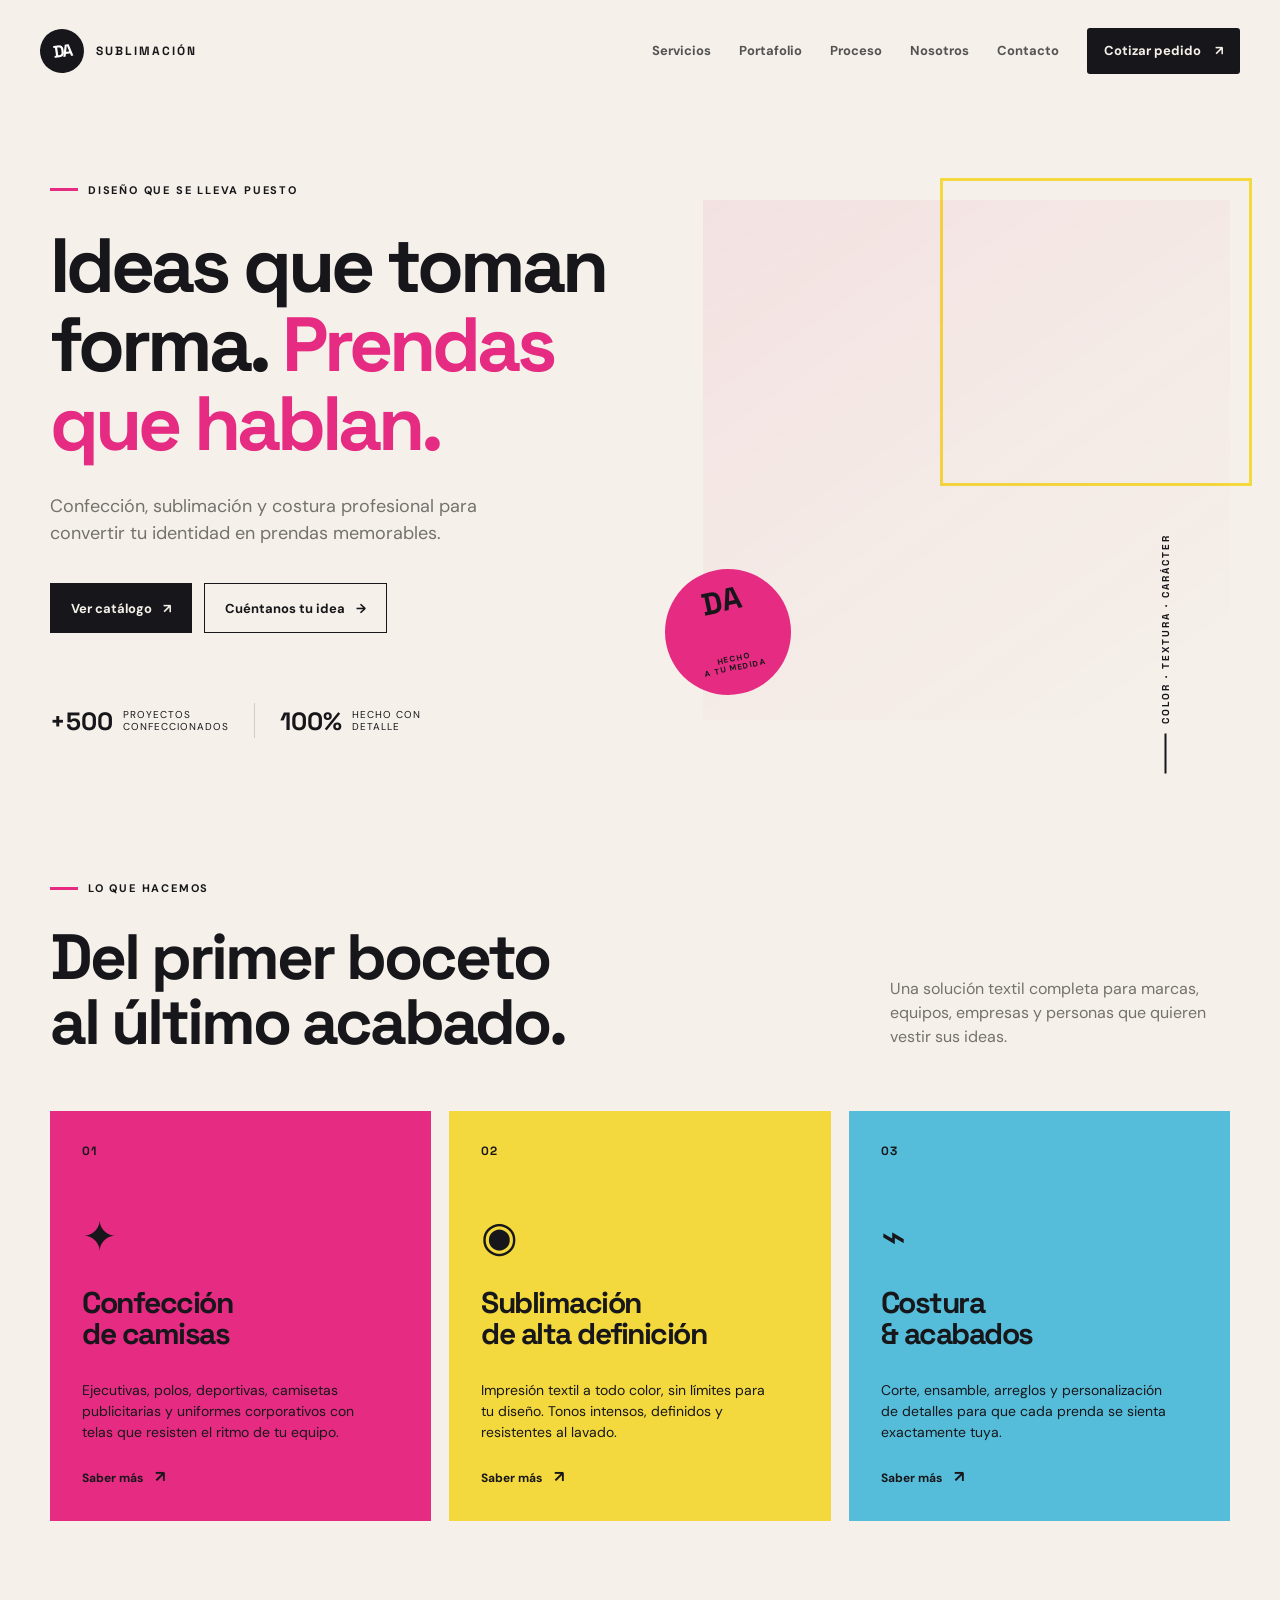
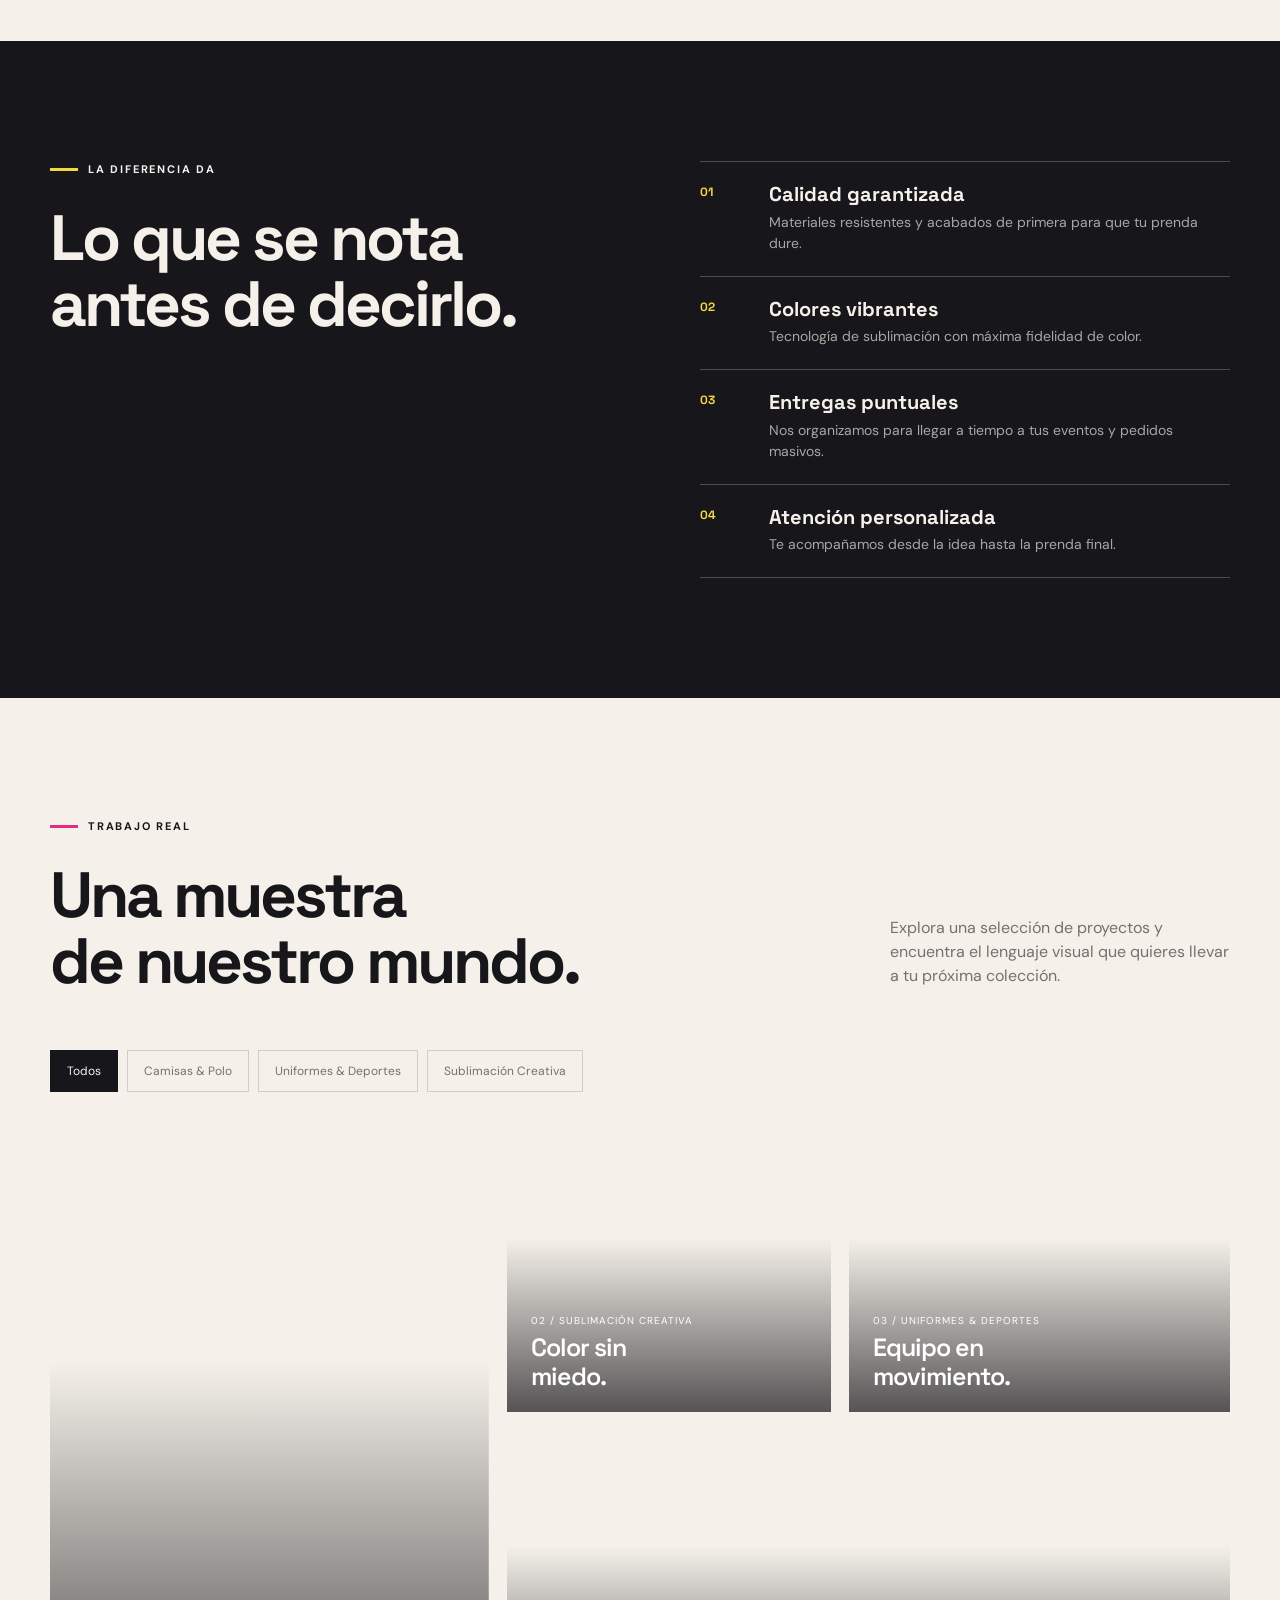
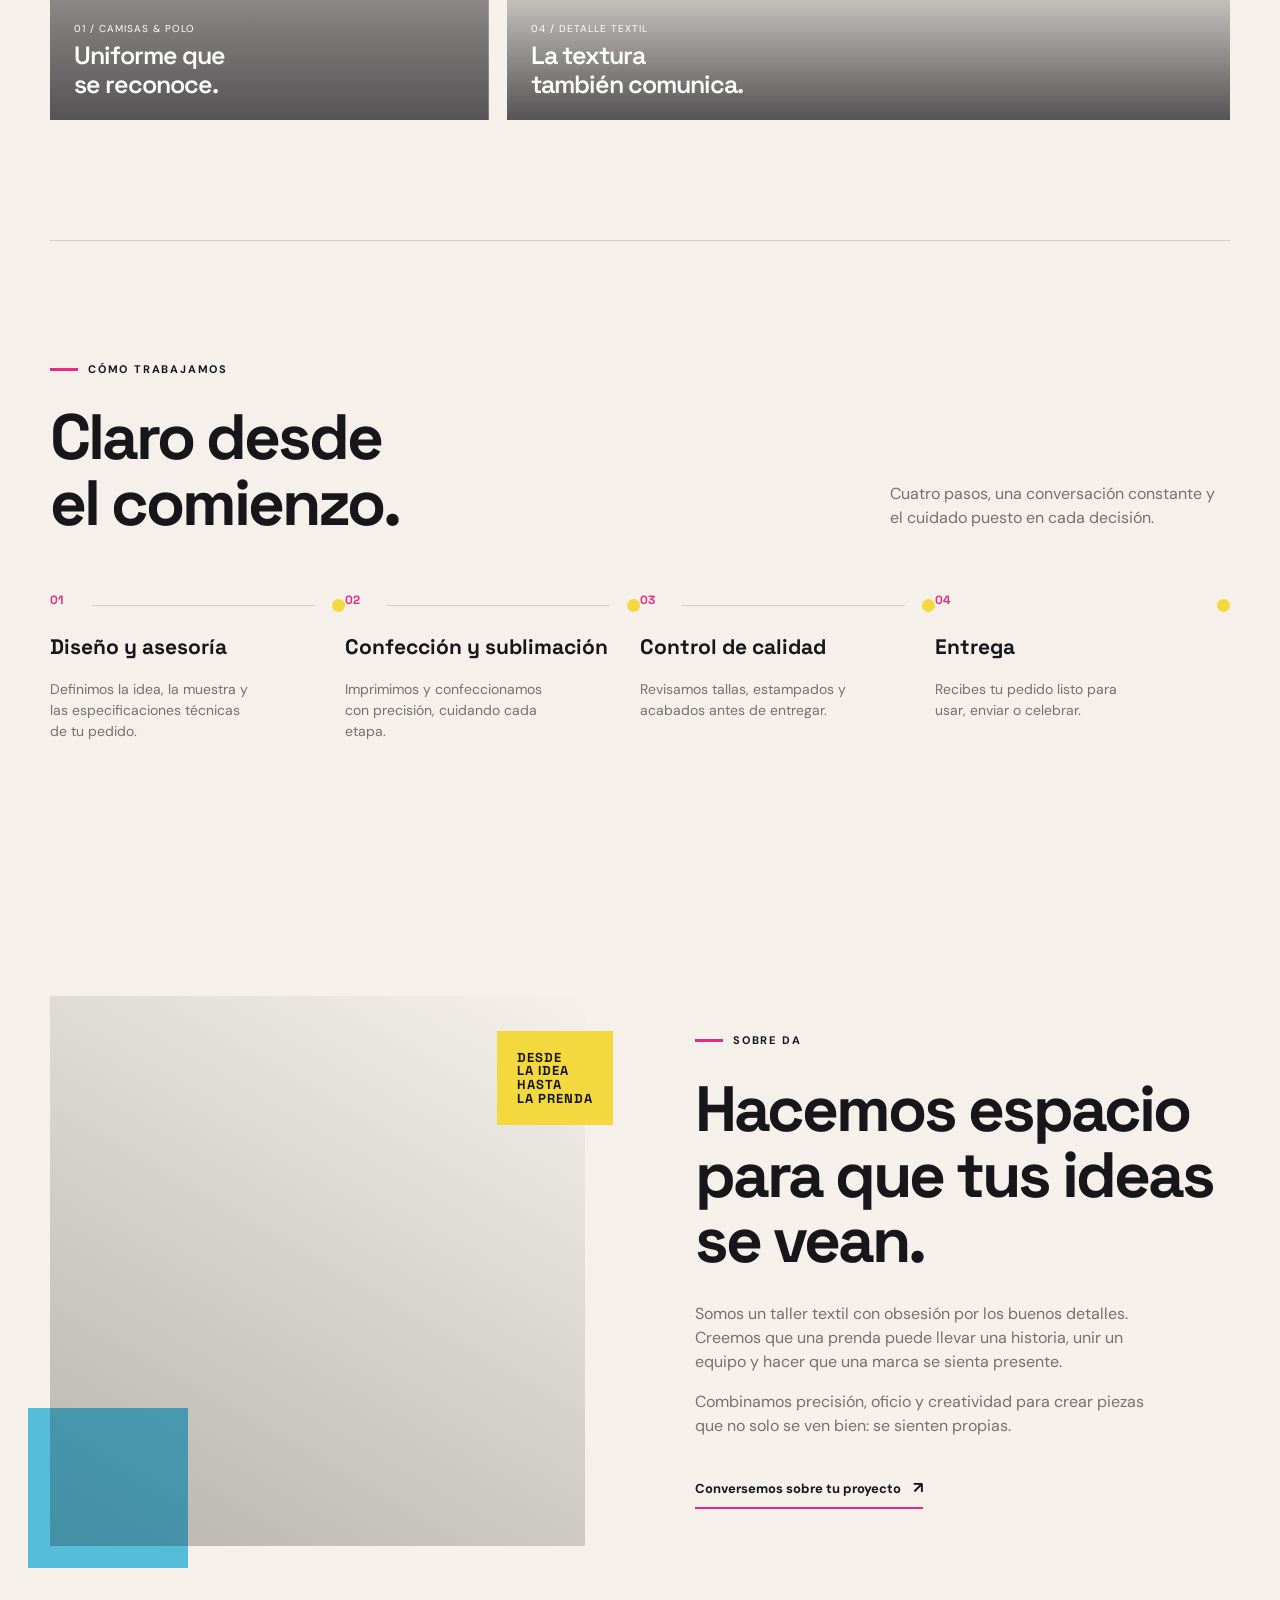
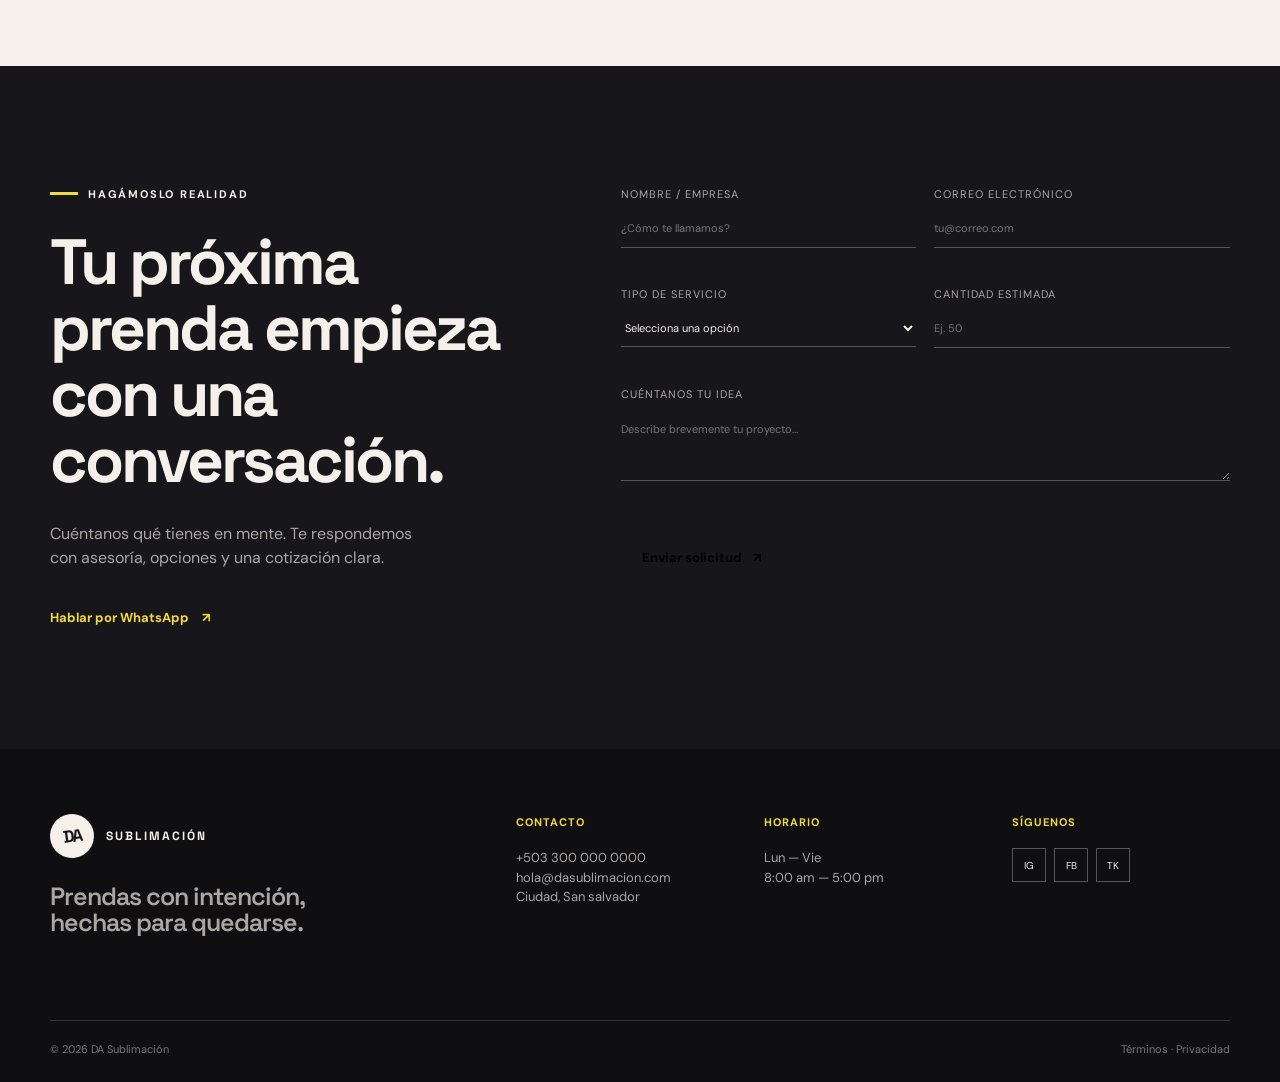
<file: index.html>
<!doctype html>
<html lang="es">

<head>
    <meta charset="UTF-8">
    <meta name="viewport" content="width=device-width, initial-scale=1.0">
    <meta name="description"
        content="DA Sublimación: confección, sublimación y costura profesional para empresas, marcas y eventos.">
    <title>DA Sublimación | Prendas con intención</title>
    <link rel="preconnect" href="https://fonts.googleapis.com">
    <link rel="preconnect" href="https://fonts.gstatic.com" crossorigin>
    <link
        href="https://fonts.googleapis.com/css2?family=DM+Sans:wght@400;500;700&family=Space+Grotesk:wght@500;600;700&display=swap"
        rel="stylesheet">
    <link rel="stylesheet" href="css/styles.css">
</head>

<body>
    <header class="site-header" id="inicio">
        <a class="brand" href="#inicio" aria-label="DA Sublimación, inicio">
            <span class="brand-mark">DA</span>
            <span class="brand-name">SUBLIMACIÓN</span>
        </a>
        <button class="menu-toggle" type="button" aria-expanded="false" aria-controls="main-nav"
            aria-label="Abrir menú">
            <span></span><span></span>
        </button>
        <nav class="main-nav" id="main-nav" aria-label="Navegación principal">
            <a href="#servicios">Servicios</a>
            <a href="#portafolio">Portafolio</a>
            <a href="#proceso">Proceso</a>
            <a href="#nosotros">Nosotros</a>
            <a href="#contacto">Contacto</a>
            <a class="nav-cta" href="#contacto">Cotizar pedido <span aria-hidden="true">↗</span></a>
        </nav>
    </header>

    <main>
        <section class="hero section-shell">
            <div class="hero-copy">
                <p class="eyebrow"><span></span> Diseño que se lleva puesto</p>
                <h1>Ideas que toman forma.<em> Prendas que hablan.</em></h1>
                <p class="hero-lead">Confección, sublimación y costura profesional para convertir tu identidad en
                    prendas memorables.</p>
                <div class="hero-actions">
                    <a class="button button-dark" href="#portafolio">Ver catálogo <span aria-hidden="true">↗</span></a>
                    <a class="button button-light" href="#contacto">Cuéntanos tu idea <span
                            aria-hidden="true">→</span></a>
                </div>
                <div class="hero-proof">
                    <strong>+500</strong><span>proyectos<br>confeccionados</span><i></i><strong>100%</strong><span>hecho
                        con<br>detalle</span></div>
            </div>
            <div class="hero-visual">
                <div class="hero-image image-frame"></div>
                <div class="hero-note"><span class="note-line"></span><span>Color · textura · carácter</span></div>
                <div class="hero-sticker">DA<br><small>HECHO<br>A TU MEDIDA</small></div>
            </div>
        </section>

        <section class="services section-shell section-padding" id="servicios">
            <div class="section-heading">
                <div>
                    <p class="eyebrow"><span></span> Lo que hacemos</p>
                    <h2>Del primer boceto<br>al último acabado.</h2>
                </div>
                <p>Una solución textil completa para marcas, equipos, empresas y personas que quieren vestir sus ideas.
                </p>
            </div>
            <div class="service-grid">
                <article class="service-card service-card-pink"><span class="card-number">01</span>
                    <div class="service-icon">✦</div>
                    <h3>Confección<br>de camisas</h3>
                    <p>Ejecutivas, polos, deportivas, camisetas publicitarias y uniformes corporativos con telas que
                        resisten el ritmo de tu equipo.</p><a href="#contacto"
                        aria-label="Solicitar confección de camisas">Saber más <span>↗</span></a>
                </article>
                <article class="service-card service-card-yellow"><span class="card-number">02</span>
                    <div class="service-icon">◉</div>
                    <h3>Sublimación<br>de alta definición</h3>
                    <p>Impresión textil a todo color, sin límites para tu diseño. Tonos intensos, definidos y
                        resistentes al lavado.</p><a href="#contacto" aria-label="Solicitar sublimación">Saber más
                        <span>↗</span></a>
                </article>
                <article class="service-card service-card-blue"><span class="card-number">03</span>
                    <div class="service-icon">⌁</div>
                    <h3>Costura<br>& acabados</h3>
                    <p>Corte, ensamble, arreglos y personalización de detalles para que cada prenda se sienta
                        exactamente tuya.</p><a href="#contacto" aria-label="Solicitar servicios de costura">Saber más
                        <span>↗</span></a>
                </article>
            </div>
        </section>

        <section class="value-section section-padding">
            <div class="section-shell value-layout">
                <div>
                    <p class="eyebrow eyebrow-light"><span></span> La diferencia DA</p>
                    <h2>Lo que se nota<br>antes de decirlo.</h2>
                </div>
                <div class="value-list">
                    <div class="value-item"><span>01</span>
                        <div>
                            <h3>Calidad garantizada</h3>
                            <p>Materiales resistentes y acabados de primera para que tu prenda dure.</p>
                        </div>
                    </div>
                    <div class="value-item"><span>02</span>
                        <div>
                            <h3>Colores vibrantes</h3>
                            <p>Tecnología de sublimación con máxima fidelidad de color.</p>
                        </div>
                    </div>
                    <div class="value-item"><span>03</span>
                        <div>
                            <h3>Entregas puntuales</h3>
                            <p>Nos organizamos para llegar a tiempo a tus eventos y pedidos masivos.</p>
                        </div>
                    </div>
                    <div class="value-item"><span>04</span>
                        <div>
                            <h3>Atención personalizada</h3>
                            <p>Te acompañamos desde la idea hasta la prenda final.</p>
                        </div>
                    </div>
                </div>
            </div>
        </section>

        <section class="portfolio section-shell section-padding" id="portafolio">
            <div class="section-heading">
                <div>
                    <p class="eyebrow"><span></span> Trabajo real</p>
                    <h2>Una muestra<br>de nuestro mundo.</h2>
                </div>
                <p>Explora una selección de proyectos y encuentra el lenguaje visual que quieres llevar a tu próxima
                    colección.</p>
            </div>
            <div class="filter-bar" role="group" aria-label="Filtrar portafolio"><button class="filter-button active"
                    data-filter="all">Todos</button><button class="filter-button" data-filter="shirts">Camisas &
                    Polo</button><button class="filter-button" data-filter="sports">Uniformes & Deportes</button><button
                    class="filter-button" data-filter="creative">Sublimación Creativa</button></div>
            <div class="portfolio-grid">
                <article class="portfolio-item tall" data-category="shirts">
                    <div class="portfolio-image portfolio-one"></div>
                    <div class="portfolio-caption"><span>01 / Camisas & polo</span><strong>Uniforme que<br>se
                            reconoce.</strong></div>
                </article>
                <article class="portfolio-item" data-category="creative">
                    <div class="portfolio-image portfolio-two"></div>
                    <div class="portfolio-caption"><span>02 / Sublimación creativa</span><strong>Color
                            sin<br>miedo.</strong></div>
                </article>
                <article class="portfolio-item" data-category="sports">
                    <div class="portfolio-image portfolio-three"></div>
                    <div class="portfolio-caption"><span>03 / Uniformes & deportes</span><strong>Equipo
                            en<br>movimiento.</strong></div>
                </article>
                <article class="portfolio-item wide" data-category="creative">
                    <div class="portfolio-image portfolio-four"></div>
                    <div class="portfolio-caption"><span>04 / Detalle textil</span><strong>La textura<br>también
                            comunica.</strong></div>
                </article>
            </div>
        </section>

        <section class="process section-shell section-padding" id="proceso">
            <div class="section-heading">
                <div>
                    <p class="eyebrow"><span></span> Cómo trabajamos</p>
                    <h2>Claro desde<br>el comienzo.</h2>
                </div>
                <p>Cuatro pasos, una conversación constante y el cuidado puesto en cada decisión.</p>
            </div>
            <div class="process-grid">
                <div class="process-step"><span>01</span>
                    <div class="process-dot"></div>
                    <h3>Diseño y asesoría</h3>
                    <p>Definimos la idea, la muestra y las especificaciones técnicas de tu pedido.</p>
                </div>
                <div class="process-step"><span>02</span>
                    <div class="process-dot"></div>
                    <h3>Confección y sublimación</h3>
                    <p>Imprimimos y confeccionamos con precisión, cuidando cada etapa.</p>
                </div>
                <div class="process-step"><span>03</span>
                    <div class="process-dot"></div>
                    <h3>Control de calidad</h3>
                    <p>Revisamos tallas, estampados y acabados antes de entregar.</p>
                </div>
                <div class="process-step"><span>04</span>
                    <div class="process-dot"></div>
                    <h3>Entrega</h3>
                    <p>Recibes tu pedido listo para usar, enviar o celebrar.</p>
                </div>
            </div>
        </section>

        <section class="about section-shell section-padding" id="nosotros">
            <div class="about-visual image-frame">
                <div class="about-label">DESDE<br>LA IDEA<br>HASTA<br>LA PRENDA</div>
            </div>
            <div class="about-copy">
                <p class="eyebrow"><span></span> Sobre DA</p>
                <h2>Hacemos espacio para que tus ideas se vean.</h2>
                <p>Somos un taller textil con obsesión por los buenos detalles. Creemos que una prenda puede llevar una
                    historia, unir un equipo y hacer que una marca se sienta presente.</p>
                <p>Combinamos precisión, oficio y creatividad para crear piezas que no solo se ven bien: se sienten
                    propias.</p><a class="text-link" href="#contacto">Conversemos sobre tu proyecto <span>↗</span></a>
            </div>
        </section>

        <section class="contact section-padding" id="contacto">
            <div class="section-shell contact-layout">
                <div class="contact-intro">
                    <p class="eyebrow eyebrow-light"><span></span> Hagámoslo realidad</p>
                    <h2>Tu próxima prenda empieza con una conversación.</h2>
                    <p>Cuéntanos qué tienes en mente. Te respondemos con asesoría, opciones y una cotización clara.</p>
                    <a class="whatsapp-link"
                        href="https://wa.me/503300000000?text=Hola%2C%20quiero%20solicitar%20una%20cotizaci%C3%B3n%20con%20DA%20Sublimaci%C3%B3n"
                        target="_blank" rel="noreferrer">Hablar por WhatsApp <span>↗</span></a>
                </div>
                <form class="quote-form"><label>Nombre / empresa<input type="text" name="name"
                            placeholder="¿Cómo te llamamos?" required></label><label>Correo electrónico<input
                            type="email" name="email" placeholder="tu@correo.com" required></label><label>Tipo de
                        servicio<select name="service" required>
                            <option value="">Selecciona una opción</option>
                            <option>Confección de camisas</option>
                            <option>Sublimación</option>
                            <option>Costura y acabados</option>
                        </select></label><label>Cantidad estimada<input type="number" name="quantity" min="1"
                            placeholder="Ej. 50"></label><label class="full-field">Cuéntanos tu idea<textarea
                            name="message" rows="3"
                            placeholder="Describe brevemente tu proyecto..."></textarea></label><button
                        class="button button-light form-button" type="submit">Enviar solicitud <span>↗</span></button>
                    <p class="form-status" role="status"></p>
                </form>
            </div>
        </section>
    </main>

    <footer class="site-footer">
        <div class="section-shell footer-grid">
            <div><a class="brand brand-footer" href="#inicio"><span class="brand-mark">DA</span><span
                        class="brand-name">SUBLIMACIÓN</span></a>
                <p class="footer-note">Prendas con intención,<br>hechas para quedarse.</p>
            </div>
            <div>
                <p class="footer-label">Contacto</p>
                <p>+503 300 000 0000<br>hola@dasublimacion.com<br>Ciudad, San salvador</p>
            </div>
            <div>
                <p class="footer-label">Horario</p>
                <p>Lun — Vie<br>8:00 am — 5:00 pm</p>
            </div>
            <div>
                <p class="footer-label">Síguenos</p>
                <div class="socials"><a href="#" aria-label="Instagram">IG</a><a href="#" aria-label="Facebook">FB</a><a
                        href="#" aria-label="TikTok">TK</a></div>
            </div>
        </div>
        <div class="section-shell footer-bottom"><span>© 2026 DA Sublimación</span><span><a href="#">Términos</a> · <a
                    href="#">Privacidad</a></span></div>
    </footer>
    <script src="js/script.js"></script>
</body>

</html>
</file>
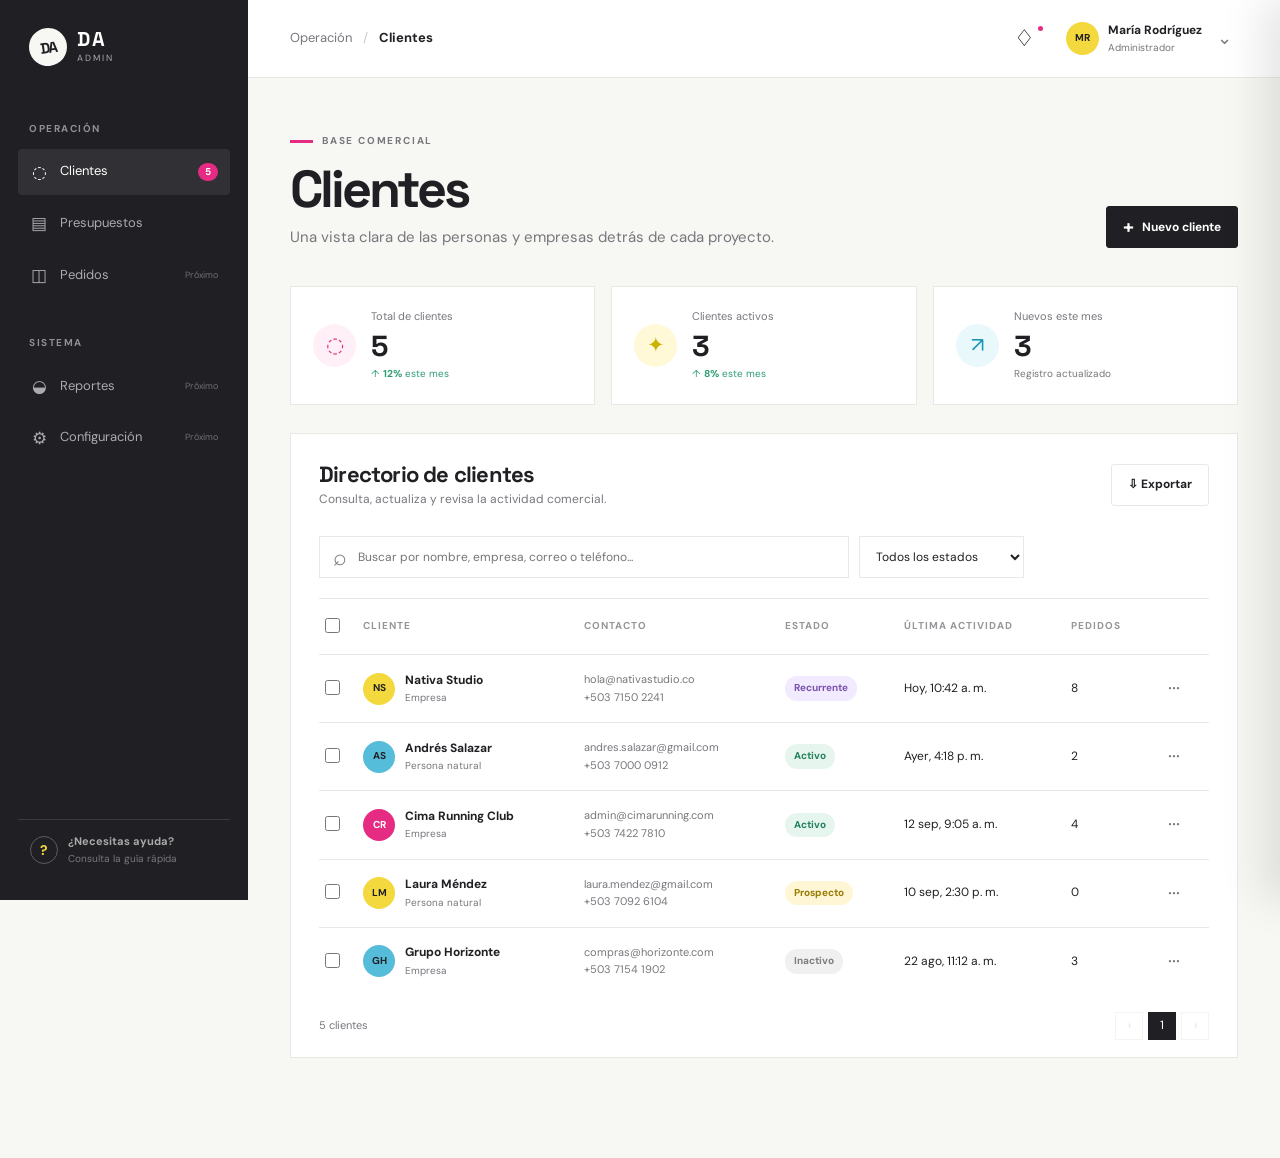
<file: admin/index.html>
<!doctype html>
<html lang="es">
<head>
  <meta charset="UTF-8">
  <meta name="viewport" content="width=device-width, initial-scale=1.0">
  <meta name="description" content="Panel administrativo de clientes de DA Sublimación.">
  <title>Clientes | DA Admin</title>
  <link rel="preconnect" href="https://fonts.googleapis.com">
  <link rel="preconnect" href="https://fonts.gstatic.com" crossorigin>
  <link href="https://fonts.googleapis.com/css2?family=DM+Sans:wght@400;500;700&family=Space+Grotesk:wght@500;600;700&display=swap" rel="stylesheet">
  <link rel="stylesheet" href="css/styles.css">
</head>
<body>
  <div class="app-shell">
    <aside class="sidebar" id="sidebar">
      <div class="sidebar-top">
        <a class="admin-brand" href="../index.html" aria-label="Volver a la web pública">
          <span class="brand-mark">DA</span>
          <span><strong>DA</strong><small>ADMIN</small></span>
        </a>
        <button class="sidebar-close" type="button" aria-label="Cerrar menú">×</button>
      </div>
      <p class="workspace-label">OPERACIÓN</p>
      <nav class="side-nav" aria-label="Navegación administrativa">
        <a class="side-link active" href="#clientes"><span class="side-icon">◌</span>Clientes <b id="navClientCount">0</b></a>
        <a class="side-link" href="presupuestos.html"><span class="side-icon">▤</span>Presupuestos</a>
        <a class="side-link muted-link" href="#pedidos"><span class="side-icon">◫</span>Pedidos <small>Próximo</small></a>
      </nav>
      <p class="workspace-label">SISTEMA</p>
      <nav class="side-nav">
        <a class="side-link muted-link" href="#reportes"><span class="side-icon">◒</span>Reportes <small>Próximo</small></a>
        <a class="side-link muted-link" href="#configuracion"><span class="side-icon">⚙</span>Configuración <small>Próximo</small></a>
      </nav>
      <div class="sidebar-bottom"><div class="support-mark">?</div><div><strong>¿Necesitas ayuda?</strong><span>Consulta la guía rápida</span></div></div>
    </aside>

    <div class="main-area">
      <header class="topbar">
        <button class="mobile-menu" type="button" aria-label="Abrir menú" aria-expanded="false">☰</button>
        <div class="breadcrumb"><span>Operación</span><b>/</b><strong>Clientes</strong></div>
        <div class="top-actions"><button class="icon-button" type="button" aria-label="Notificaciones">♢<i></i></button><div class="user-menu"><span class="avatar">MR</span><span><strong>María Rodríguez</strong><small>Administrador</small></span><button class="chevron" type="button" aria-label="Abrir menú de usuario">⌄</button></div></div>
      </header>

      <main class="content" id="clientes">
        <div class="page-intro"><div><p class="eyebrow"><span></span> Base comercial</p><h1>Clientes</h1><p class="intro-copy">Una vista clara de las personas y empresas detrás de cada proyecto.</p></div><button class="primary-button" id="newClientButton" type="button"><span>+</span> Nuevo cliente</button></div>

        <section class="metric-grid" aria-label="Resumen de clientes"><article class="metric-card"><span class="metric-icon pink">◌</span><div><small>Total de clientes</small><strong id="totalClients">0</strong><span class="metric-trend">↑ <b>12%</b> este mes</span></div></article><article class="metric-card"><span class="metric-icon yellow">✦</span><div><small>Clientes activos</small><strong id="activeClients">0</strong><span class="metric-trend">↑ <b>8%</b> este mes</span></div></article><article class="metric-card"><span class="metric-icon blue">↗</span><div><small>Nuevos este mes</small><strong id="newClients">0</strong><span class="metric-trend neutral">Registro actualizado</span></div></article></section>

        <section class="client-section panel"><div class="section-toolbar"><div><h2>Directorio de clientes</h2><p>Consulta, actualiza y revisa la actividad comercial.</p></div><div class="toolbar-actions"><button class="secondary-button" id="exportButton" type="button">⇩ Exportar</button><button class="filter-button" id="filterButton" type="button">☷ Filtrar <span id="filterCount"></span></button></div></div><div class="filter-row"><label class="search-box"><span>⌕</span><input id="searchInput" type="search" placeholder="Buscar por nombre, empresa, correo o teléfono..."></label><select id="statusFilter" aria-label="Filtrar por estado"><option value="all">Todos los estados</option><option value="active">Activo</option><option value="prospect">Prospecto</option><option value="recurring">Recurrente</option><option value="inactive">Inactivo</option></select><button class="clear-filter" id="clearFilter" type="button" hidden>Limpiar filtros</button></div><div class="table-wrap"><table><thead><tr><th><input type="checkbox" aria-label="Seleccionar todos"></th><th>Cliente</th><th>Contacto</th><th>Estado</th><th>Última actividad</th><th>Pedidos</th><th></th></tr></thead><tbody id="clientTableBody"></tbody></table><div class="empty-state" id="emptyState" hidden><span>⌕</span><h3>No encontramos clientes</h3><p>Prueba con otro término o registra un nuevo cliente.</p></div></div><div class="table-footer"><span id="resultCount">0 clientes</span><div class="pagination"><button type="button" disabled>‹</button><button type="button" class="current">1</button><button type="button" disabled>›</button></div></div></section>
      </main>
    </div>
  </div>

  <div class="drawer-backdrop" id="drawerBackdrop" hidden></div>
  <aside class="client-drawer" id="clientDrawer" aria-labelledby="drawerTitle" aria-hidden="true"><div class="drawer-header"><div><p class="eyebrow"><span></span> Ficha de cliente</p><h2 id="drawerTitle">Nuevo cliente</h2></div><button class="drawer-close" id="drawerClose" type="button" aria-label="Cerrar ficha">×</button></div><div class="drawer-body"><div class="profile-summary"><span class="profile-avatar" id="profileAvatar">NC</span><div><strong id="profileName">Nuevo cliente</strong><span id="profileType">Persona natural</span></div><span class="status-pill active" id="profileStatus">Activo</span></div><div class="detail-tabs"><button class="detail-tab active" type="button">Información</button><button class="detail-tab" type="button">Actividad <span id="activityCount">0</span></button></div><form id="clientForm"><input type="hidden" id="clientId"><div class="form-grid"><label>Tipo de cliente<select id="clientType" required><option value="person">Persona natural</option><option value="company">Empresa</option></select></label><label>Estado<select id="clientStatus" required><option value="active">Activo</option><option value="prospect">Prospecto</option><option value="recurring">Recurrente</option><option value="inactive">Inactivo</option></select></label><label class="full">Nombre o razón social<input id="clientName" type="text" placeholder="Ej. Andrea Martínez" required></label><label>Correo electrónico<input id="clientEmail" type="email" placeholder="correo@empresa.com" required></label><label>Teléfono / WhatsApp<input id="clientPhone" type="tel" placeholder="+503 7000 0000" required></label><label>Identificación<input id="clientDocument" type="text" placeholder="Opcional"></label><label>Ciudad<input id="clientCity" type="text" placeholder="San Salvador"></label><label class="full">Dirección<input id="clientAddress" type="text" placeholder="Dirección de entrega o facturación"></label><label class="full">Etiquetas<input id="clientTags" type="text" placeholder="Ej. empresa, uniformes, recurrente"></label><label class="full">Notas internas<textarea id="clientNotes" rows="3" placeholder="Información útil para el equipo..."></textarea></label></div><div class="duplicate-warning" id="duplicateWarning" hidden>Ya existe un cliente con este correo o teléfono. Revisa la información antes de guardar.</div><div class="drawer-actions"><button class="secondary-button" id="cancelButton" type="button">Cancelar</button><button class="primary-button" type="submit">Guardar cliente</button></div></form><section class="related-section"><div class="related-heading"><h3>Actividad relacionada</h3><span id="relatedCount">0</span></div><div class="related-card"><span>▤</span><div><strong>Presupuestos</strong><small>Se mostrarán aquí cuando exista el módulo</small></div></div><div class="related-card"><span>◫</span><div><strong>Pedidos</strong><small>Se mostrarán aquí cuando exista el módulo</small></div></div></section></div></aside>
  <div class="toast" id="toast" role="status"></div>
  <script src="js/app.js"></script>
</body>
</html>
</file>
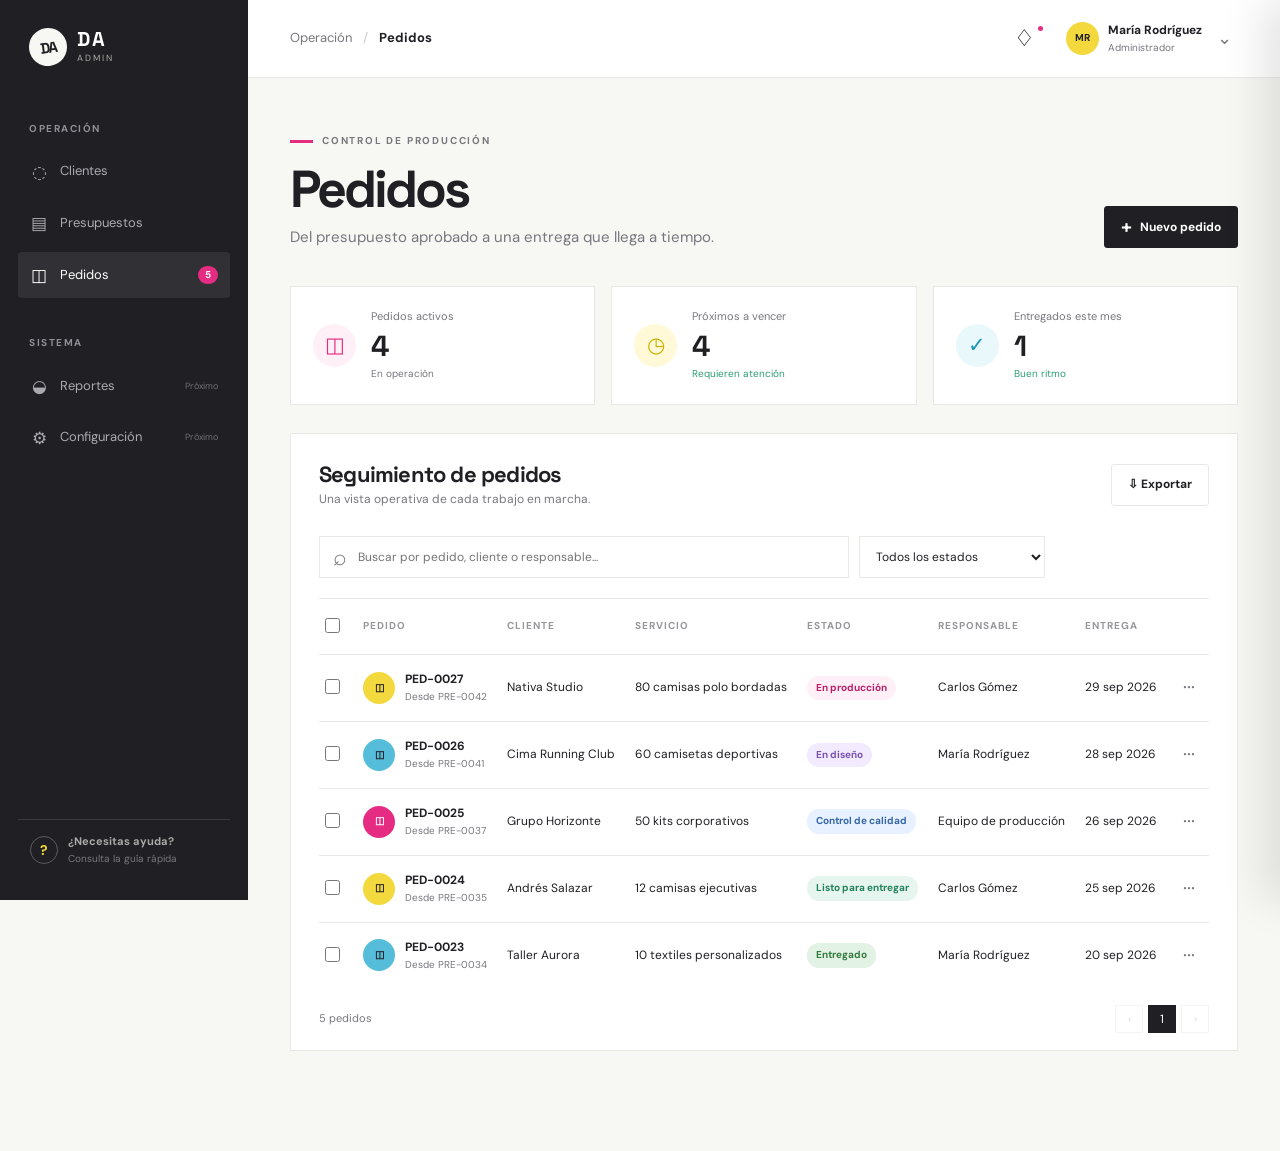
<file: admin/pedidos.html>
<!doctype html>
<html lang="es">
<head>
  <meta charset="UTF-8"><meta name="viewport" content="width=device-width, initial-scale=1.0"><meta name="description" content="Pedidos y producción de DA Sublimación."><title>Pedidos | DA Admin</title>
  <link rel="preconnect" href="https://fonts.googleapis.com"><link rel="preconnect" href="https://fonts.gstatic.com" crossorigin><link href="https://fonts.googleapis.com/css2?family=DM+Sans:wght@400;500;700&family=Space+Grotesk:wght@500;600;700&display=swap" rel="stylesheet"><link rel="stylesheet" href="css/styles.css"><link rel="stylesheet" href="css/pedidos.css">
</head>
<body><div class="app-shell"><aside class="sidebar" id="sidebar"><div class="sidebar-top"><a class="admin-brand" href="../index.html" aria-label="Volver a la web pública"><span class="brand-mark">DA</span><span><strong>DA</strong><small>ADMIN</small></span></a><button class="sidebar-close" type="button" aria-label="Cerrar menú">×</button></div><p class="workspace-label">OPERACIÓN</p><nav class="side-nav" aria-label="Navegación administrativa"><a class="side-link" href="index.html"><span class="side-icon">◌</span>Clientes</a><a class="side-link" href="presupuestos.html"><span class="side-icon">▤</span>Presupuestos</a><a class="side-link active" href="pedidos.html"><span class="side-icon">◫</span>Pedidos <b id="navOrderCount">0</b></a></nav><p class="workspace-label">SISTEMA</p><nav class="side-nav"><a class="side-link muted-link" href="#reportes"><span class="side-icon">◒</span>Reportes <small>Próximo</small></a><a class="side-link muted-link" href="#configuracion"><span class="side-icon">⚙</span>Configuración <small>Próximo</small></a></nav><div class="sidebar-bottom"><div class="support-mark">?</div><div><strong>¿Necesitas ayuda?</strong><span>Consulta la guía rápida</span></div></div></aside><div class="main-area"><header class="topbar"><button class="mobile-menu" type="button" aria-label="Abrir menú" aria-expanded="false">☰</button><div class="breadcrumb"><span>Operación</span><b>/</b><strong>Pedidos</strong></div><div class="top-actions"><button class="icon-button" type="button" aria-label="Notificaciones">♢<i></i></button><div class="user-menu"><span class="avatar">MR</span><span><strong>María Rodríguez</strong><small>Administrador</small></span><button class="chevron" type="button" aria-label="Abrir menú de usuario">⌄</button></div></div></header><main class="content"><div class="page-intro"><div><p class="eyebrow"><span></span> Control de producción</p><h1>Pedidos</h1><p class="intro-copy">Del presupuesto aprobado a una entrega que llega a tiempo.</p></div><button class="primary-button" id="newOrderButton" type="button"><span>+</span> Nuevo pedido</button></div><section class="metric-grid" aria-label="Resumen de pedidos"><article class="metric-card"><span class="metric-icon pink">◫</span><div><small>Pedidos activos</small><strong id="activeOrders">0</strong><span class="metric-trend neutral">En operación</span></div></article><article class="metric-card"><span class="metric-icon yellow">◷</span><div><small>Próximos a vencer</small><strong id="dueOrders">0</strong><span class="metric-trend">Requieren atención</span></div></article><article class="metric-card"><span class="metric-icon blue">✓</span><div><small>Entregados este mes</small><strong id="deliveredOrders">0</strong><span class="metric-trend">Buen ritmo</span></div></article></section><section class="orders-section panel"><div class="section-toolbar"><div><h2>Seguimiento de pedidos</h2><p>Una vista operativa de cada trabajo en marcha.</p></div><div class="toolbar-actions"><button class="secondary-button" id="exportButton" type="button">⇩ Exportar</button><button class="filter-button" type="button">☷ Filtrar <span id="filterCount"></span></button></div></div><div class="filter-row"><label class="search-box"><span>⌕</span><input id="searchInput" type="search" placeholder="Buscar por pedido, cliente o responsable..."></label><select id="statusFilter" aria-label="Filtrar por estado"><option value="all">Todos los estados</option><option value="confirmed">Confirmado</option><option value="materials">Pendiente de materiales</option><option value="design">En diseño</option><option value="production">En producción</option><option value="quality">Control de calidad</option><option value="ready">Listo para entregar</option><option value="delivered">Entregado</option><option value="paused">Pausado</option></select><button class="clear-filter" id="clearFilter" type="button" hidden>Limpiar filtros</button></div><div class="table-wrap"><table><thead><tr><th><input type="checkbox" aria-label="Seleccionar todos"></th><th>Pedido</th><th>Cliente</th><th>Servicio</th><th>Estado</th><th>Responsable</th><th>Entrega</th><th></th></tr></thead><tbody id="orderTableBody"></tbody></table><div class="empty-state" id="emptyState" hidden><span>⌕</span><h3>No encontramos pedidos</h3><p>Prueba con otro término o registra un nuevo pedido.</p></div></div><div class="table-footer"><span id="resultCount">0 pedidos</span><div class="pagination"><button type="button" disabled>‹</button><button type="button" class="current">1</button><button type="button" disabled>›</button></div></div></section></main></div></div><div class="drawer-backdrop" id="drawerBackdrop" hidden></div><aside class="client-drawer order-drawer" id="orderDrawer" aria-labelledby="drawerTitle" aria-hidden="true"><div class="drawer-header"><div><p class="eyebrow"><span></span> Control del pedido</p><h2 id="drawerTitle">Nuevo pedido</h2></div><button class="drawer-close" id="drawerClose" type="button" aria-label="Cerrar pedido">×</button></div><div class="drawer-body"><form id="orderForm"><div class="form-grid"><label class="full">Origen del pedido<select id="orderQuote"><option value="">Pedido manual</option><option value="PRE-0042">PRE-0042 · Nativa Studio · $4.680.000</option><option value="PRE-0041">PRE-0041 · Cima Running Club · $3.120.000</option></select></label><label class="full">Cliente<input id="orderClient" type="text" placeholder="Cliente o empresa" required></label><label>Estado<select id="orderStatus"><option value="confirmed">Confirmado</option><option value="materials">Pendiente de materiales</option><option value="design">En diseño</option><option value="production">En producción</option><option value="quality">Control de calidad</option><option value="ready">Listo para entregar</option><option value="delivered">Entregado</option><option value="paused">Pausado</option></select></label><label>Responsable<select id="orderOwner"><option>María Rodríguez</option><option>Carlos Gómez</option><option>Equipo de producción</option></select></label><label>Fecha prometida<input id="orderDue" type="date" required></label><label>Forma de entrega<select id="orderDelivery"><option>Retiro en taller</option><option>Envío a domicilio</option><option>Entrega en evento</option></select></label><label class="full">Servicio y descripción<input id="orderService" type="text" placeholder="Ej. 80 camisas polo bordadas" required></label><label class="full">Variantes y cantidades<textarea id="orderVariants" rows="2" placeholder="Tallas, colores, referencias o cantidades por variante..."></textarea></label><label class="full">Observaciones de producción<textarea id="orderNotes" rows="3" placeholder="Información para el equipo..."></textarea></label></div><div class="order-evidence"><span>⌕</span><div><strong>Adjuntar evidencia o archivo técnico</strong><small>Diseño aprobado, muestra o comprobante de entrega</small></div><input type="file" accept=".png,.jpg,.jpeg,.pdf"></div><div class="drawer-actions"><button class="secondary-button" id="cancelButton" type="button">Cancelar</button><button class="primary-button" type="submit">Guardar pedido</button></div></form><section class="related-section"><div class="related-heading"><h3>Historial de estados</h3><span>3</span></div><div class="timeline"><div><b></b><p><strong>Pedido creado</strong><small>Hoy · María Rodríguez</small></p></div><div><b></b><p><strong>Presupuesto aprobado</strong><small>24 sep 2026 · Sistema</small></p></div></div></section></div></aside><div class="toast" id="toast" role="status"></div><script src="js/pedidos.js"></script></body></html>
</file>
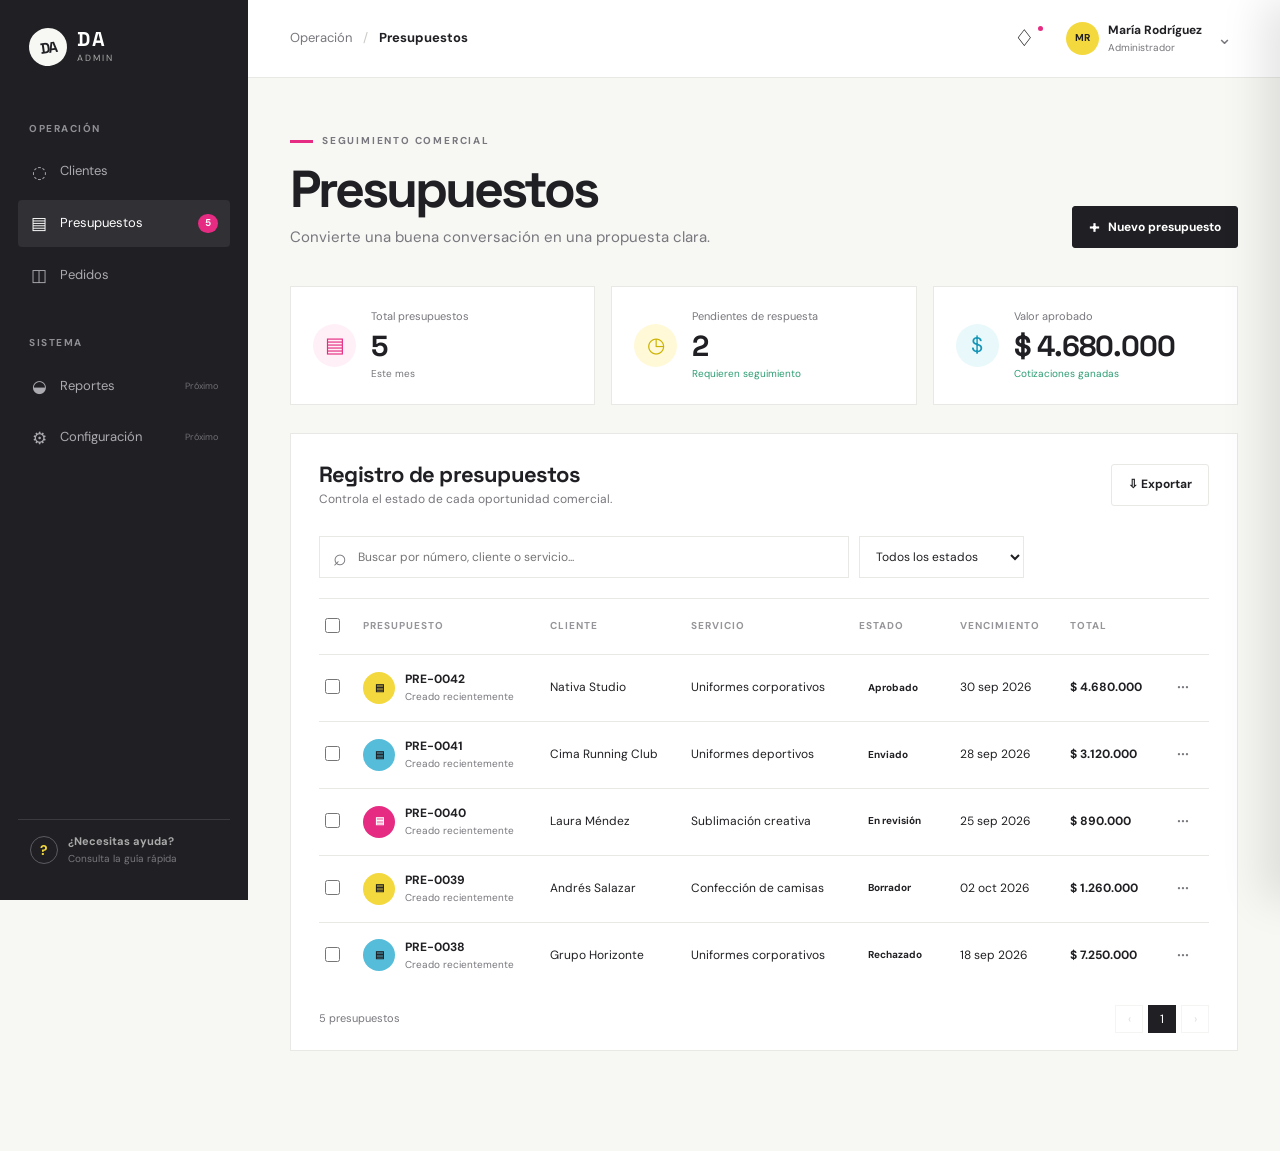
<file: admin/presupuestos.html>
<!doctype html>
<html lang="es">
<head>
  <meta charset="UTF-8">
  <meta name="viewport" content="width=device-width, initial-scale=1.0">
  <meta name="description" content="Presupuestos comerciales de DA Sublimación.">
  <title>Presupuestos | DA Admin</title>
  <link rel="preconnect" href="https://fonts.googleapis.com">
  <link rel="preconnect" href="https://fonts.gstatic.com" crossorigin>
  <link href="https://fonts.googleapis.com/css2?family=DM+Sans:wght@400;500;700&family=Space+Grotesk:wght@500;600;700&display=swap" rel="stylesheet">
  <link rel="stylesheet" href="css/styles.css">
  <link rel="stylesheet" href="css/presupuestos.css">
</head>
<body>
  <div class="app-shell">
    <aside class="sidebar" id="sidebar">
      <div class="sidebar-top"><a class="admin-brand" href="../index.html" aria-label="Volver a la web pública"><span class="brand-mark">DA</span><span><strong>DA</strong><small>ADMIN</small></span></a><button class="sidebar-close" type="button" aria-label="Cerrar menú">×</button></div>
      <p class="workspace-label">OPERACIÓN</p>
      <nav class="side-nav" aria-label="Navegación administrativa"><a class="side-link" href="index.html"><span class="side-icon">◌</span>Clientes</a><a class="side-link active" href="presupuestos.html"><span class="side-icon">▤</span>Presupuestos <b id="navQuoteCount">0</b></a><a class="side-link" href="pedidos.html"><span class="side-icon">◫</span>Pedidos</a></nav>
      <p class="workspace-label">SISTEMA</p><nav class="side-nav"><a class="side-link muted-link" href="#reportes"><span class="side-icon">◒</span>Reportes <small>Próximo</small></a><a class="side-link muted-link" href="#configuracion"><span class="side-icon">⚙</span>Configuración <small>Próximo</small></a></nav>
      <div class="sidebar-bottom"><div class="support-mark">?</div><div><strong>¿Necesitas ayuda?</strong><span>Consulta la guía rápida</span></div></div>
    </aside>
    <div class="main-area"><header class="topbar"><button class="mobile-menu" type="button" aria-label="Abrir menú" aria-expanded="false">☰</button><div class="breadcrumb"><span>Operación</span><b>/</b><strong>Presupuestos</strong></div><div class="top-actions"><button class="icon-button" type="button" aria-label="Notificaciones">♢<i></i></button><div class="user-menu"><span class="avatar">MR</span><span><strong>María Rodríguez</strong><small>Administrador</small></span><button class="chevron" type="button" aria-label="Abrir menú de usuario">⌄</button></div></div></header>
      <main class="content" id="presupuestos"><div class="page-intro"><div><p class="eyebrow"><span></span> Seguimiento comercial</p><h1>Presupuestos</h1><p class="intro-copy">Convierte una buena conversación en una propuesta clara.</p></div><button class="primary-button" id="newQuoteButton" type="button"><span>+</span> Nuevo presupuesto</button></div>
        <section class="metric-grid" aria-label="Resumen de presupuestos"><article class="metric-card"><span class="metric-icon pink">▤</span><div><small>Total presupuestos</small><strong id="totalQuotes">0</strong><span class="metric-trend neutral">Este mes</span></div></article><article class="metric-card"><span class="metric-icon yellow">◷</span><div><small>Pendientes de respuesta</small><strong id="pendingQuotes">0</strong><span class="metric-trend">Requieren seguimiento</span></div></article><article class="metric-card"><span class="metric-icon blue">$</span><div><small>Valor aprobado</small><strong id="approvedValue">$0</strong><span class="metric-trend">Cotizaciones ganadas</span></div></article></section>
        <section class="quote-section panel"><div class="section-toolbar"><div><h2>Registro de presupuestos</h2><p>Controla el estado de cada oportunidad comercial.</p></div><div class="toolbar-actions"><button class="secondary-button" id="exportButton" type="button">⇩ Exportar</button><button class="filter-button" id="filterButton" type="button">☷ Filtrar <span id="filterCount"></span></button></div></div><div class="filter-row"><label class="search-box"><span>⌕</span><input id="searchInput" type="search" placeholder="Buscar por número, cliente o servicio..."></label><select id="statusFilter" aria-label="Filtrar por estado"><option value="all">Todos los estados</option><option value="draft">Borrador</option><option value="sent">Enviado</option><option value="review">En revisión</option><option value="approved">Aprobado</option><option value="rejected">Rechazado</option><option value="expired">Vencido</option></select><button class="clear-filter" id="clearFilter" type="button" hidden>Limpiar filtros</button></div><div class="table-wrap"><table><thead><tr><th><input type="checkbox" aria-label="Seleccionar todos"></th><th>Presupuesto</th><th>Cliente</th><th>Servicio</th><th>Estado</th><th>Vencimiento</th><th>Total</th><th></th></tr></thead><tbody id="quoteTableBody"></tbody></table><div class="empty-state" id="emptyState" hidden><span>⌕</span><h3>No encontramos presupuestos</h3><p>Prueba con otro término o crea una nueva cotización.</p></div></div><div class="table-footer"><span id="resultCount">0 presupuestos</span><div class="pagination"><button type="button" disabled>‹</button><button type="button" class="current">1</button><button type="button" disabled>›</button></div></div></section>
      </main>
    </div>
  </div>
  <div class="drawer-backdrop" id="drawerBackdrop" hidden></div><aside class="client-drawer quote-drawer" id="quoteDrawer" aria-labelledby="drawerTitle" aria-hidden="true"><div class="drawer-header"><div><p class="eyebrow"><span></span> Nueva cotización</p><h2 id="drawerTitle">Nuevo presupuesto</h2></div><button class="drawer-close" id="drawerClose" type="button" aria-label="Cerrar presupuesto">×</button></div><div class="drawer-body"><form id="quoteForm"><div class="form-grid"><label class="full">Cliente<select id="quoteClient" required><option value="">Selecciona un cliente</option><option>Nativa Studio</option><option>Andrés Salazar</option><option>Cima Running Club</option><option>Laura Méndez</option><option>Grupo Horizonte</option></select></label><label>Vencimiento<input id="quoteDueDate" type="date" required></label><label>Entrega estimada<input id="quoteDelivery" type="text" placeholder="Ej. 15 días hábiles"></label><label>Estado<select id="quoteStatus"><option value="draft">Borrador</option><option value="sent">Enviado</option><option value="review">En revisión</option><option value="approved">Aprobado</option></select></label><label>Condiciones de pago<input id="quoteTerms" type="text" value="50% anticipo, 50% entrega"></label><label class="full">Descripción técnica<textarea id="quoteNotes" rows="2" placeholder="Telas, tallas, colores o especificaciones..."></textarea></label></div><div class="concept-heading"><h3>Conceptos</h3><button id="addConcept" type="button">+ Agregar concepto</button></div><div id="concepts"></div><div class="totals"><div><span>Subtotal</span><strong id="subtotal">$0</strong></div><div><span>Descuento</span><label class="inline-number"><input id="discount" type="number" min="0" value="0"> %</label></div><div><span>IVA / impuesto</span><label class="inline-number"><input id="tax" type="number" min="0" value="0"> %</label></div><div class="total-line"><span>Total estimado</span><strong id="total">$0</strong></div></div><div class="quote-attachment"><span>⌕</span><div><strong>Adjuntar diseño o referencia</strong><small>PNG, JPG o PDF · máximo 10 MB</small></div><input id="quoteFile" type="file" accept=".png,.jpg,.jpeg,.pdf"></div><div class="drawer-actions"><button class="secondary-button" id="cancelButton" type="button">Cancelar</button><button class="primary-button" type="submit">Guardar presupuesto</button></div></form></div></aside><div class="toast" id="toast" role="status"></div><script src="js/presupuestos.js"></script>
</body>
</html>
</file>
<file: css/styles.css>
:root {
    --ink: #17161a;
    --paper: #f5f1ea;
    --pink: #e52c82;
    --yellow: #f3d93d;
    --blue: #55bdd9;
    --muted: #74716e;
    --line: rgba(23, 22, 26, .16);
    --display: 'Space Grotesk', sans-serif;
    --body: 'DM Sans', sans-serif
}

* {
    box-sizing: border-box
}

html {
    scroll-behavior: smooth
}

body {
    margin: 0;
    background: var(--paper);
    color: var(--ink);
    font-family: var(--body);
    font-size: 16px;
    line-height: 1.5
}

a {
    color: inherit;
    text-decoration: none
}

button,
input,
select,
textarea {
    font: inherit
}

button {
    cursor: pointer
}

.section-shell {
    width: min(1180px, calc(100% - 80px));
    margin: 0 auto
}

.section-padding {
    padding: 120px 0
}

.site-header {
    position: absolute;
    z-index: 5;
    top: 0;
    left: 0;
    right: 0;
    width: min(1320px, calc(100% - 80px));
    margin: auto;
    padding: 28px 0;
    display: flex;
    align-items: center;
    justify-content: space-between
}

.brand {
    display: flex;
    align-items: center;
    gap: 12px
}

.brand-mark {
    display: grid;
    place-items: center;
    width: 44px;
    height: 44px;
    background: var(--ink);
    color: white;
    border-radius: 50%;
    font: 700 17px var(--display);
    letter-spacing: -2px;
    transform: rotate(-8deg)
}

.brand-name {
    font: 700 12px var(--display);
    letter-spacing: 2px
}

.main-nav {
    display: flex;
    align-items: center;
    gap: 28px;
    font-size: 13px;
    font-weight: 700
}

.main-nav a:not(.nav-cta) {
    opacity: .72
}

.main-nav a:hover {
    opacity: 1
}

.nav-cta {
    background: var(--ink);
    color: var(--paper);
    padding: 13px 17px;
    border-radius: 3px
}

.nav-cta span,
.button span {
    margin-left: 11px
}

.menu-toggle {
    display: none;
    background: none;
    border: 0
}

.hero {
    min-height: 760px;
    padding-top: 160px;
    display: grid;
    grid-template-columns: 1fr .92fr;
    gap: 80px;
    align-items: center
}

.eyebrow {
    display: flex;
    align-items: center;
    gap: 10px;
    margin: 0 0 28px;
    font-size: 11px;
    font-weight: 700;
    letter-spacing: 1.8px;
    text-transform: uppercase
}

.eyebrow>span {
    display: inline-block;
    width: 28px;
    height: 3px;
    background: var(--pink)
}

h1,
h2,
h3,
p {
    margin-top: 0
}

h1,
h2,
h3 {
    font-family: var(--display);
    line-height: 1.03
}

h1 {
    max-width: 670px;
    margin-bottom: 30px;
    font-size: clamp(53px, 6vw, 87px);
    letter-spacing: -4px
}

h1 em {
    color: var(--pink);
    font-style: normal
}

.hero-lead {
    max-width: 450px;
    color: var(--muted);
    font-size: 18px
}

.hero-actions {
    display: flex;
    gap: 12px;
    margin-top: 36px
}

.button {
    display: inline-flex;
    align-items: center;
    justify-content: center;
    min-height: 50px;
    padding: 0 20px;
    border: 1px solid var(--ink);
    font-size: 13px;
    font-weight: 700;
    transition: .2s ease
}

.button:hover {
    transform: translateY(-3px)
}

.button-dark {
    background: var(--ink);
    color: var(--paper)
}

.button-light {
    background: transparent
}

.hero-proof {
    display: flex;
    align-items: center;
    gap: 10px;
    margin-top: 70px
}

.hero-proof strong {
    font: 700 25px var(--display)
}

.hero-proof span {
    font-size: 10px;
    line-height: 1.2;
    text-transform: uppercase;
    letter-spacing: 1px
}

.hero-proof i {
    width: 1px;
    height: 35px;
    background: var(--line);
    margin: 0 15px
}

.hero-visual {
    position: relative;
    height: 520px
}

.image-frame {
    background-position: center;
    background-size: cover
}

.hero-image {
    height: 100%;
    background-image: linear-gradient(145deg, rgba(229, 44, 130, .08), transparent), url('https://images.unsplash.com/photo-1521572163474-6864f9cf17ab?auto=format&fit=crop&w=1000&q=85');
    filter: saturate(.9)
}

.hero-visual:before {
    content: '';
    position: absolute;
    z-index: -1;
    top: -22px;
    right: -22px;
    width: 58%;
    height: 58%;
    border: 3px solid var(--yellow)
}

.hero-note {
    position: absolute;
    right: -55px;
    bottom: 60px;
    display: flex;
    align-items: center;
    gap: 10px;
    transform: rotate(-90deg);
    font: 700 10px var(--display);
    text-transform: uppercase;
    letter-spacing: 2px
}

.note-line {
    width: 40px;
    height: 2px;
    background: var(--ink)
}

.hero-sticker {
    position: absolute;
    left: -38px;
    bottom: 25px;
    display: grid;
    place-items: center;
    width: 126px;
    height: 126px;
    background: var(--pink);
    color: var(--ink);
    border-radius: 50%;
    text-align: center;
    font: 700 31px/0.7 var(--display);
    transform: rotate(-12deg)
}

.hero-sticker small {
    font: 700 8px/1.15 var(--body);
    letter-spacing: 1px
}

.section-heading {
    display: flex;
    justify-content: space-between;
    align-items: end;
    gap: 50px;
    margin-bottom: 55px
}

.section-heading>p {
    max-width: 340px;
    margin-bottom: 7px;
    color: var(--muted)
}

h2 {
    font-size: clamp(41px, 5vw, 64px);
    letter-spacing: -3px;
    margin-bottom: 0
}

.service-grid {
    display: grid;
    grid-template-columns: repeat(3, 1fr);
    gap: 18px
}

.service-card {
    position: relative;
    min-height: 385px;
    padding: 32px;
    display: flex;
    flex-direction: column
}

.service-card-pink {
    background: var(--pink)
}

.service-card-yellow {
    background: var(--yellow)
}

.service-card-blue {
    background: var(--blue)
}

.card-number {
    font: 700 12px var(--display);
    letter-spacing: 1px
}

.service-icon {
    margin: 46px 0 20px;
    font-size: 42px
}

.service-card h3 {
    font-size: 30px;
    letter-spacing: -1.5px
}

.service-card p {
    max-width: 300px;
    margin-bottom: 22px;
    font-size: 14px
}

.service-card a {
    margin-top: auto;
    font-size: 12px;
    font-weight: 700
}

.service-card a span,
.text-link span {
    margin-left: 9px;
    font-size: 16px
}

.value-section,
.contact {
    background: var(--ink);
    color: var(--paper)
}

.value-layout {
    display: grid;
    grid-template-columns: 1fr 1fr;
    gap: 120px
}

.eyebrow-light {
    color: var(--paper)
}

.eyebrow-light>span {
    background: var(--yellow)
}

.value-list {
    border-top: 1px solid rgba(245, 241, 234, .25)
}

.value-item {
    display: grid;
    grid-template-columns: 52px 1fr;
    gap: 17px;
    padding: 22px 0;
    border-bottom: 1px solid rgba(245, 241, 234, .25)
}

.value-item>span {
    color: var(--yellow);
    font: 700 12px var(--display)
}

.value-item h3 {
    margin-bottom: 7px;
    font-size: 20px
}

.value-item p {
    margin: 0;
    color: #aaa7a2;
    font-size: 14px
}

.filter-bar {
    display: flex;
    gap: 9px;
    flex-wrap: wrap;
    margin-bottom: 30px
}

.filter-button {
    padding: 11px 16px;
    border: 1px solid var(--line);
    background: none;
    color: var(--muted);
    font-size: 12px
}

.filter-button.active,
.filter-button:hover {
    background: var(--ink);
    color: var(--paper);
    border-color: var(--ink)
}

.portfolio-grid {
    display: grid;
    grid-template-columns: 1.15fr .85fr 1fr;
    grid-auto-rows: 290px;
    gap: 18px
}

.portfolio-item {
    position: relative;
    overflow: hidden;
    min-height: 0
}

.portfolio-item.tall {
    grid-row: span 2
}

.portfolio-item.wide {
    grid-column: span 2
}

.portfolio-image {
    height: 100%;
    background-position: center;
    background-size: cover;
    transition: transform .5s
}

.portfolio-item:hover .portfolio-image {
    transform: scale(1.04)
}

.portfolio-one {
    background-image: linear-gradient(0deg, rgba(23, 22, 26, .72), transparent 60%), url('https://images.unsplash.com/photo-1551488831-00ddcb6c6bd3?auto=format&fit=crop&w=900&q=85')
}

.portfolio-two {
    background-image: linear-gradient(0deg, rgba(23, 22, 26, .72), transparent 60%), url('https://images.unsplash.com/photo-1523398002811-999ca8dec234?auto=format&fit=crop&w=900&q=85')
}

.portfolio-three {
    background-image: linear-gradient(0deg, rgba(23, 22, 26, .72), transparent 60%), url('https://images.unsplash.com/photo-1517466787929-bc90951d0974?auto=format&fit=crop&w=900&q=85')
}

.portfolio-four {
    background-image: linear-gradient(0deg, rgba(23, 22, 26, .72), transparent 60%), url('https://images.unsplash.com/photo-1539109136881-3be0616acf4b?auto=format&fit=crop&w=1100&q=85')
}

.portfolio-caption {
    position: absolute;
    right: 24px;
    bottom: 20px;
    left: 24px;
    color: white
}

.portfolio-caption span {
    display: block;
    margin-bottom: 6px;
    font-size: 10px;
    letter-spacing: 1px;
    text-transform: uppercase
}

.portfolio-caption strong {
    font: 600 25px/1.05 var(--display);
    letter-spacing: -1px
}

.process {
    border-top: 1px solid var(--line)
}

.process-grid {
    display: grid;
    grid-template-columns: repeat(4, 1fr);
    gap: 0
}

.process-step {
    position: relative;
    padding: 0 24px 0 0
}

.process-step:not(:last-child):after {
    content: '';
    position: absolute;
    top: 13px;
    right: 30px;
    width: calc(100% - 72px);
    height: 1px;
    background: var(--line)
}

.process-step>span {
    display: block;
    margin-bottom: 28px;
    color: var(--pink);
    font: 700 12px var(--display)
}

.process-dot {
    position: absolute;
    top: 7px;
    right: 0;
    width: 13px;
    height: 13px;
    background: var(--yellow);
    border-radius: 50%
}

.process-step h3 {
    font-size: 21px
}

.process-step p {
    max-width: 210px;
    color: var(--muted);
    font-size: 14px
}

.about {
    display: grid;
    grid-template-columns: 1fr 1fr;
    gap: 110px;
    align-items: center
}

.about-visual {
    height: 550px;
    position: relative;
    background-image: linear-gradient(30deg, rgba(23, 22, 26, .28), transparent), url('https://images.unsplash.com/photo-1558618666-fcd25c85cd64?auto=format&fit=crop&w=900&q=85')
}

.about-visual:after {
    content: '';
    position: absolute;
    left: -22px;
    bottom: -22px;
    width: 160px;
    height: 160px;
    background: var(--blue);
    z-index: -1
}

.about-label {
    position: absolute;
    right: -28px;
    top: 35px;
    padding: 20px;
    background: var(--yellow);
    font: 700 13px/1.05 var(--display);
    letter-spacing: 1px
}

.about-copy h2 {
    margin-bottom: 28px
}

.about-copy>p:not(.eyebrow) {
    color: var(--muted);
    max-width: 460px
}

.text-link {
    display: inline-block;
    margin-top: 22px;
    border-bottom: 2px solid var(--pink);
    padding-bottom: 7px;
    font-size: 13px;
    font-weight: 700
}

.contact-layout {
    display: grid;
    grid-template-columns: .85fr 1.15fr;
    gap: 120px
}

.contact-intro h2 {
    margin-bottom: 28px
}

.contact-intro>p:not(.eyebrow) {
    max-width: 390px;
    color: #aaa7a2
}

.whatsapp-link {
    display: inline-block;
    margin-top: 22px;
    color: var(--yellow);
    font-size: 13px;
    font-weight: 700
}

.whatsapp-link span {
    margin-left: 10px
}

.quote-form {
    display: grid;
    grid-template-columns: 1fr 1fr;
    gap: 22px 18px
}

.quote-form label {
    display: flex;
    flex-direction: column;
    gap: 8px;
    color: #aaa7a2;
    font-size: 11px;
    letter-spacing: 1px;
    text-transform: uppercase
}

.quote-form input,
.quote-form select,
.quote-form textarea {
    width: 100%;
    border: 0;
    border-bottom: 1px solid #555;
    background: transparent;
    color: var(--paper);
    padding: 10px 0;
    outline: none;
    border-radius: 0
}

.quote-form input:focus,
.quote-form select:focus,
.quote-form textarea:focus {
    border-color: var(--yellow)
}

.quote-form select option {
    color: var(--ink)
}

.quote-form textarea {
    resize: vertical
}

.full-field,
.form-button,
.form-status {
    grid-column: 1/-1
}

.form-button {
    justify-self: start;
    margin-top: 5px
}

.form-status {
    margin: 0;
    color: var(--yellow);
    font-size: 13px
}

.site-footer {
    padding: 65px 0 24px;
    background: #0f0f11;
    color: var(--paper)
}

.footer-grid {
    display: grid;
    grid-template-columns: 2fr 1fr 1fr 1fr;
    gap: 30px;
    padding-bottom: 60px
}

.brand-footer .brand-mark {
    background: var(--paper);
    color: var(--ink)
}

.footer-note {
    margin-top: 25px;
    color: #aaa7a2;
    font: 600 25px/1.05 var(--display);
    letter-spacing: -1px
}

.footer-label {
    margin-bottom: 18px;
    color: var(--yellow);
    font-size: 11px;
    font-weight: 700;
    letter-spacing: 1px;
    text-transform: uppercase
}

.footer-grid p:not(.footer-label):not(.footer-note) {
    color: #aaa7a2;
    font-size: 13px
}

.socials {
    display: flex;
    gap: 8px
}

.socials a {
    display: grid;
    place-items: center;
    width: 34px;
    height: 34px;
    border: 1px solid #555;
    font-size: 10px
}

.footer-bottom {
    display: flex;
    justify-content: space-between;
    padding-top: 20px;
    border-top: 1px solid #333;
    color: #777;
    font-size: 11px
}

.footer-bottom a:hover {
    color: var(--paper)
}

@media(max-width:850px) {
    .section-shell {
        width: min(100% - 40px, 600px)
    }

    .site-header {
        width: calc(100% - 40px)
    }

    .menu-toggle {
        display: flex;
        flex-direction: column;
        gap: 5px;
        padding: 10px
    }

    .menu-toggle span {
        display: block;
        width: 25px;
        height: 2px;
        background: var(--ink)
    }

    .main-nav {
        display: none;
        position: absolute;
        top: 80px;
        right: 0;
        left: 0;
        padding: 24px;
        background: var(--paper);
        box-shadow: 0 15px 25px rgba(0, 0, 0, .1);
        flex-direction: column;
        align-items: stretch;
        gap: 18px
    }

    .main-nav.open {
        display: flex
    }

    .nav-cta {
        text-align: center
    }

    .hero {
        min-height: auto;
        padding-top: 140px;
        padding-bottom: 85px;
        grid-template-columns: 1fr;
        gap: 70px
    }

    .hero-visual {
        height: 440px
    }

    .hero-note {
        right: -48px
    }

    .section-padding {
        padding: 80px 0
    }

    .section-heading {
        display: block;
        margin-bottom: 35px
    }

    .section-heading>p {
        margin-top: 20px
    }

    .service-grid,
    .value-layout,
    .about,
    .contact-layout {
        grid-template-columns: 1fr;
        gap: 45px
    }

    .service-card {
        min-height: 330px
    }

    .value-layout {
        gap: 50px
    }

    .portfolio-grid {
        grid-template-columns: 1fr 1fr;
        grid-auto-rows: 250px
    }

    .portfolio-item.tall {
        grid-row: span 1
    }

    .portfolio-item.wide {
        grid-column: span 2
    }

    .process-grid {
        grid-template-columns: 1fr 1fr;
        gap: 35px 20px
    }

    .process-step:not(:last-child):after {
        display: none
    }

    .process-dot {
        display: none
    }

    .about-visual {
        height: 430px
    }

    .contact-layout {
        gap: 50px
    }

    .footer-grid {
        grid-template-columns: 1fr 1fr;
        gap: 40px
    }

    .footer-grid>div:first-child {
        grid-column: 1/-1
    }

    .hero-proof {
        margin-top: 50px
    }
}

@media(max-width:500px) {
    h1 {
        font-size: 51px;
        letter-spacing: -3px
    }

    .hero-visual {
        height: 360px
    }

    .hero-sticker {
        left: -15px;
        width: 100px;
        height: 100px;
        font-size: 25px
    }

    .hero-note {
        right: -60px;
        font-size: 8px
    }

    .hero-actions {
        flex-direction: column;
        align-items: stretch
    }

    .hero-proof {
        gap: 7px
    }

    .hero-proof i {
        margin: 0 8px
    }

    .portfolio-grid {
        display: block
    }

    .portfolio-item {
        height: 270px;
        margin-bottom: 16px
    }

    .portfolio-item.tall {
        height: 360px
    }

    .process-grid {
        display: block
    }

    .process-step {
        padding: 0 0 30px 0
    }

    .about-label {
        right: -10px
    }

    .quote-form {
        display: block
    }

    .quote-form label {
        margin-bottom: 22px
    }

    .form-button {
        width: 100%
    }

    .footer-grid {
        grid-template-columns: 1fr
    }

    .footer-grid>div:first-child {
        grid-column: auto
    }

    .footer-bottom {
        display: block
    }

    .footer-bottom span {
        display: block;
        margin-top: 8px
    }
}
</file>
<file: admin/css/styles.css>
:root{--ink:#202024;--paper:#f7f7f4;--white:#fff;--muted:#77777d;--line:#e8e8e4;--pink:#e52c82;--yellow:#f3d93d;--blue:#55bdd9;--soft-pink:#fff0f7;--display:'Space Grotesk',sans-serif;--body:'DM Sans',sans-serif}*{box-sizing:border-box}body{margin:0;background:var(--paper);color:var(--ink);font:14px var(--body);line-height:1.45}button,input,select,textarea{font:inherit}button{cursor:pointer}button:disabled{cursor:not-allowed;opacity:.45}a{color:inherit;text-decoration:none}.app-shell{display:flex;min-height:100vh}.sidebar{position:fixed;z-index:10;top:0;bottom:0;width:248px;padding:28px 18px 20px;background:var(--ink);color:#fff;display:flex;flex-direction:column}.sidebar-top{display:flex;align-items:center;justify-content:space-between;padding:0 11px 56px}.admin-brand{display:flex;align-items:center;gap:10px}.brand-mark{display:grid;place-items:center;width:38px;height:38px;background:var(--paper);color:var(--ink);border-radius:50%;font:700 15px var(--display);letter-spacing:-2px;transform:rotate(-8deg)}.admin-brand strong{display:block;font:700 20px/1 var(--display);letter-spacing:2px}.admin-brand small{display:block;margin-top:3px;color:#aaa;font-size:9px;letter-spacing:2px}.sidebar-close{display:none;color:#fff;background:none;border:0;font-size:26px}.workspace-label{margin:0 11px 12px;color:#8f8f96;font-size:10px;font-weight:700;letter-spacing:1.5px}.side-nav{display:grid;gap:5px;margin-bottom:38px}.side-link{display:flex;align-items:center;gap:12px;padding:11px 12px;border-radius:4px;color:#aaaab0;font-size:13px}.side-link.active,.side-link:hover{background:#303035;color:#fff}.side-icon{width:18px;font-size:17px;text-align:center}.side-link b{margin-left:auto;padding:2px 7px;border-radius:10px;background:var(--pink);color:white;font-size:10px}.side-link small{margin-left:auto;color:#6e6e74;font-size:9px}.muted-link{cursor:default}.sidebar-bottom{display:flex;align-items:center;gap:10px;margin-top:auto;padding:14px 12px;border-top:1px solid #3a3a3f;color:#aaa}.support-mark{display:grid;place-items:center;width:28px;height:28px;border:1px solid #5b5b62;border-radius:50%;color:var(--yellow);font-weight:700}.sidebar-bottom strong,.sidebar-bottom span{display:block;font-size:11px}.sidebar-bottom span{margin-top:2px;color:#77777d;font-size:10px}.main-area{width:calc(100% - 248px);margin-left:248px}.topbar{height:78px;padding:0 42px;border-bottom:1px solid var(--line);background:var(--white);display:flex;align-items:center;justify-content:space-between}.breadcrumb{display:flex;gap:11px;align-items:center;font-size:13px}.breadcrumb span{color:var(--muted)}.breadcrumb b{color:#c9c9c5;font-weight:400}.top-actions,.user-menu{display:flex;align-items:center}.top-actions{gap:25px}.icon-button{position:relative;border:0;background:none;font-size:23px;line-height:1}.icon-button i{position:absolute;top:0;right:-2px;width:5px;height:5px;background:var(--pink);border-radius:50%}.user-menu{gap:9px}.user-menu small,.user-menu strong{display:block}.user-menu strong{font-size:12px}.user-menu small{margin-top:2px;color:var(--muted);font-size:10px}.avatar{display:grid;place-items:center;width:33px;height:33px;background:var(--yellow);border-radius:50%;font-size:10px;font-weight:700}.chevron{border:0;background:none;color:var(--muted);font-size:18px}.mobile-menu{display:none;border:0;background:none;font-size:20px}.content{width:min(1250px,calc(100% - 84px));margin:0 auto;padding:56px 0 100px}.page-intro{display:flex;align-items:end;justify-content:space-between;margin-bottom:38px}.eyebrow{display:flex;align-items:center;gap:9px;margin:0 0 12px;color:var(--muted);font-size:10px;font-weight:700;letter-spacing:1.8px;text-transform:uppercase}.eyebrow span{width:23px;height:3px;background:var(--pink)}h1,h2,h3,p{margin-top:0}h1,h2,h3{font-family:var(--display);line-height:1.1}h1{margin:0;font-size:52px;letter-spacing:-3px}h2{margin-bottom:5px;font-size:22px;letter-spacing:-.8px}h3{margin-bottom:4px}.intro-copy{margin:9px 0 0;color:var(--muted);font-size:15px}.primary-button,.secondary-button,.filter-button{display:inline-flex;align-items:center;justify-content:center;gap:8px;min-height:42px;padding:0 16px;border:1px solid var(--ink);border-radius:3px;font-size:12px;font-weight:700;transition:.2s ease}.primary-button{background:var(--ink);color:white}.primary-button:hover{background:var(--pink);border-color:var(--pink);transform:translateY(-2px)}.primary-button span{font-size:19px;line-height:0}.secondary-button,.filter-button{border-color:var(--line);background:var(--white);color:var(--ink)}.secondary-button:hover,.filter-button:hover{border-color:var(--ink)}.metric-grid{display:grid;grid-template-columns:repeat(3,1fr);gap:16px;margin-bottom:28px}.metric-card{display:flex;align-items:center;gap:15px;padding:22px;background:var(--white);border:1px solid var(--line)}.metric-icon{display:grid;place-items:center;width:43px;height:43px;border-radius:50%;font-size:21px}.metric-icon.pink{background:var(--soft-pink);color:var(--pink)}.metric-icon.yellow{background:#fff9d7;color:#cbb200}.metric-icon.blue{background:#e8f8fb;color:#1796b7}.metric-card small,.metric-card strong,.metric-trend{display:block}.metric-card small{color:var(--muted);font-size:11px}.metric-card strong{margin:2px 0 3px;font:700 29px var(--display);letter-spacing:-1px}.metric-trend{color:#2c9d72;font-size:10px}.metric-trend b{font-weight:700}.metric-trend.neutral{color:var(--muted)}.panel{background:var(--white);border:1px solid var(--line)}.client-section{padding:28px 28px 0}.section-toolbar{display:flex;align-items:center;justify-content:space-between;gap:20px}.section-toolbar p{margin:0;color:var(--muted);font-size:12px}.toolbar-actions{display:flex;gap:9px}.filter-button{display:none}.filter-row{display:flex;gap:10px;margin:28px 0 20px}.search-box{display:flex;align-items:center;gap:9px;flex:1;max-width:530px;border:1px solid var(--line);padding:0 13px;color:var(--muted)}.search-box span{font-size:23px}.search-box input{width:100%;height:40px;border:0;outline:0;color:var(--ink);font-size:12px}.filter-row select{min-width:165px;border:1px solid var(--line);padding:0 12px;background:var(--white);color:var(--ink);outline:0;font-size:12px}.clear-filter{border:0;background:none;color:var(--pink);font-size:11px}.table-wrap{overflow:auto}table{width:100%;border-collapse:collapse;min-width:730px}th,td{padding:16px 10px;border-top:1px solid var(--line);text-align:left;white-space:nowrap}th{color:#96969a;font-size:10px;font-weight:700;letter-spacing:1px;text-transform:uppercase}td{font-size:12px}th:first-child,td:first-child{width:30px;padding-left:2px}input[type=checkbox]{width:15px;height:15px;accent-color:var(--pink)}.client-cell{display:flex;align-items:center;gap:10px}.client-avatar{display:grid;place-items:center;width:32px;height:32px;border-radius:50%;background:var(--yellow);font-size:10px;font-weight:700}.client-avatar.blue{background:var(--blue)}.client-avatar.pink{background:var(--pink);color:#fff}.client-cell strong,.client-cell small{display:block}.client-cell strong{font-size:12px}.client-cell small{margin-top:2px;color:var(--muted);font-size:10px}.contact-cell{color:var(--muted);font-size:11px;line-height:1.6}.status-pill{display:inline-flex;padding:5px 9px;border-radius:12px;font-size:10px;font-weight:700}.status-pill.active{background:#e6f6ef;color:#22805b}.status-pill.prospect{background:#fff6d6;color:#997b00}.status-pill.recurring{background:#f2eafe;color:#7852af}.status-pill.inactive{background:#f0f0f0;color:#7b7b80}.row-action{border:0;background:none;color:var(--muted);font-size:20px}.empty-state{padding:55px 20px;text-align:center}.empty-state>span{color:var(--pink);font-size:30px}.empty-state h3{margin:10px 0 5px;font-size:18px}.empty-state p{margin:0;color:var(--muted);font-size:12px}.table-footer{display:flex;justify-content:space-between;align-items:center;padding:17px 0;color:var(--muted);font-size:11px}.pagination{display:flex;gap:5px}.pagination button{width:28px;height:28px;border:1px solid var(--line);background:var(--white);font-size:12px}.pagination .current{border-color:var(--ink);background:var(--ink);color:#fff}.drawer-backdrop{position:fixed;z-index:19;inset:0;background:rgba(20,20,24,.35)}.client-drawer{position:fixed;z-index:20;top:0;right:0;bottom:0;width:min(520px,100%);background:var(--white);box-shadow:-18px 0 40px rgba(0,0,0,.1);transform:translateX(100%);transition:.3s ease;overflow:auto}.client-drawer.open{transform:translateX(0)}.drawer-header{display:flex;justify-content:space-between;align-items:flex-start;padding:30px 32px 22px;border-bottom:1px solid var(--line)}.drawer-header h2{margin:0;font-size:28px}.drawer-close{border:0;background:none;color:var(--muted);font-size:28px;line-height:1}.drawer-body{padding:25px 32px 38px}.profile-summary{display:flex;align-items:center;gap:12px;padding-bottom:24px}.profile-avatar{display:grid;place-items:center;width:48px;height:48px;background:var(--yellow);border-radius:50%;font:700 13px var(--display)}.profile-summary strong,.profile-summary span{display:block}.profile-summary strong{font:700 16px var(--display)}.profile-summary div span{margin-top:2px;color:var(--muted);font-size:11px}.profile-summary .status-pill{margin-left:auto}.detail-tabs{display:flex;gap:20px;border-bottom:1px solid var(--line);margin-bottom:22px}.detail-tab{padding:0 0 11px;border:0;background:none;color:var(--muted);font-size:12px}.detail-tab.active{border-bottom:2px solid var(--pink);color:var(--ink);font-weight:700}.detail-tab span{display:inline-block;margin-left:4px;padding:1px 5px;background:var(--soft-pink);border-radius:9px;color:var(--pink);font-size:9px}.form-grid{display:grid;grid-template-columns:1fr 1fr;gap:18px 14px}.form-grid label{display:flex;flex-direction:column;gap:7px;color:var(--muted);font-size:10px;font-weight:700;letter-spacing:.8px;text-transform:uppercase}.form-grid .full{grid-column:1/-1}.form-grid input,.form-grid select,.form-grid textarea{width:100%;border:1px solid var(--line);border-radius:2px;background:var(--white);padding:11px 12px;color:var(--ink);outline:0;font-size:12px;text-transform:none;letter-spacing:0}.form-grid textarea{resize:vertical}.form-grid input:focus,.form-grid select:focus,.form-grid textarea:focus{border-color:var(--pink)}.duplicate-warning{margin-top:18px;padding:11px;background:#fff5d9;color:#8a6f00;font-size:11px}.drawer-actions{display:flex;justify-content:flex-end;gap:9px;margin-top:25px;padding-top:20px;border-top:1px solid var(--line)}.related-section{margin-top:35px;padding-top:23px;border-top:1px solid var(--line)}.related-heading{display:flex;justify-content:space-between;align-items:center;margin-bottom:12px}.related-heading h3{font-size:15px}.related-heading span{display:grid;place-items:center;width:21px;height:21px;border-radius:50%;background:var(--soft-pink);color:var(--pink);font-size:10px}.related-card{display:flex;align-items:center;gap:11px;padding:13px 0;border-top:1px solid var(--line)}.related-card>span{color:var(--pink);font-size:18px}.related-card strong,.related-card small{display:block}.related-card strong{font-size:12px}.related-card small{margin-top:2px;color:var(--muted);font-size:10px}.toast{position:fixed;z-index:30;right:28px;bottom:28px;max-width:320px;padding:13px 17px;background:var(--ink);color:#fff;box-shadow:0 12px 30px rgba(0,0,0,.18);font-size:12px;opacity:0;transform:translateY(15px);transition:.25s}.toast.show{opacity:1;transform:translateY(0)}@media(max-width:900px){.sidebar{transform:translateX(-100%);transition:.25s}.sidebar.open{transform:translateX(0);box-shadow:12px 0 30px rgba(0,0,0,.2)}.sidebar-close{display:block}.main-area{width:100%;margin-left:0}.mobile-menu{display:block}.topbar{padding:0 22px}.content{width:calc(100% - 44px);padding-top:38px}.metric-card{padding:16px 12px}.metric-card strong{font-size:23px}.client-section{padding-left:18px;padding-right:18px}.section-toolbar{align-items:flex-start;flex-direction:column}.toolbar-actions{width:100%;justify-content:flex-end}.filter-button{display:inline-flex}.filter-row select{display:none}.filter-row select.visible{display:block}}@media(max-width:600px){.topbar{height:66px}.breadcrumb{font-size:11px}.top-actions{gap:10px}.user-menu>span:not(.avatar),.user-menu .chevron{display:none}.content{width:calc(100% - 28px);padding-top:30px}.page-intro{align-items:flex-start;flex-direction:column;gap:22px}h1{font-size:43px}.metric-grid{grid-template-columns:1fr;gap:9px}.metric-card{justify-content:flex-start}.client-section{padding:20px 12px 0}.section-toolbar h2{font-size:20px}.toolbar-actions{justify-content:space-between}.filter-row{flex-wrap:wrap}.search-box{max-width:none;flex-basis:100%}.filter-row select.visible{flex:1}.table-footer{padding-left:4px;padding-right:4px}.drawer-header,.drawer-body{padding-left:20px;padding-right:20px}.form-grid{display:block}.form-grid label{margin-bottom:16px}.toast{right:14px;bottom:14px;left:14px;max-width:none}.side-link{padding-top:13px;padding-bottom:13px}}
</file>
<file: admin/css/pedidos.css>
.orders-section{padding:28px 28px 0}.order-drawer{width:min(570px,100%)}.order-drawer .drawer-body{padding-top:20px}.status-pill.confirmed{background:#e8f8fb;color:#187f98}.status-pill.materials{background:#fff5d9;color:#977800}.status-pill.design{background:#f2eafe;color:#7852af}.status-pill.production{background:var(--soft-pink);color:#bb1f68}.status-pill.quality{background:#e8f1ff;color:#3466a7}.status-pill.ready{background:#e6f6ef;color:#22805b}.status-pill.delivered{background:#e2f2e5;color:#327b3c}.status-pill.paused{background:#f0f0f0;color:#77777d}.order-evidence{display:flex;align-items:center;gap:11px;margin-top:20px;padding:13px;border:1px dashed #cfcfca}.order-evidence>span{color:var(--pink);font-size:20px}.order-evidence strong,.order-evidence small{display:block}.order-evidence strong{font-size:11px}.order-evidence small{margin-top:3px;color:var(--muted);font-size:10px}.order-evidence input{margin-left:auto;width:100px;font-size:9px}.timeline{padding-left:8px}.timeline>div{position:relative;display:flex;gap:15px;padding-bottom:18px}.timeline>div:not(:last-child):before{content:'';position:absolute;top:13px;bottom:0;left:5px;width:1px;background:var(--line)}.timeline b{position:relative;z-index:1;width:11px;height:11px;margin-top:3px;border:3px solid var(--pink);background:var(--white);border-radius:50%}.timeline p{margin:0}.timeline strong,.timeline small{display:block}.timeline strong{font-size:11px}.timeline small{margin-top:3px;color:var(--muted);font-size:10px}@media(max-width:900px){.orders-section{padding-left:18px;padding-right:18px}}@media(max-width:600px){.orders-section{padding:20px 12px 0}.order-drawer .drawer-body{padding-left:20px;padding-right:20px}.order-evidence{align-items:flex-start;flex-wrap:wrap}.order-evidence input{margin-left:31px}}
</file>
<file: admin/css/presupuestos.css>
.quote-section{padding:28px 28px 0}.quote-drawer .drawer-body{padding-top:20px}.quote-drawer{width:min(570px,100%)}.concept-heading{display:flex;justify-content:space-between;align-items:center;margin:25px 0 10px}.concept-heading h3{font-size:15px}.concept-heading button{border:0;background:none;color:var(--pink);font-size:11px;font-weight:700}.concept-row{display:grid;grid-template-columns:1.2fr 1.8fr 72px 105px 30px;gap:7px;align-items:end;margin-bottom:8px}.concept-row label{display:flex;flex-direction:column;gap:5px;color:var(--muted);font-size:9px;font-weight:700;letter-spacing:.6px;text-transform:uppercase}.concept-row input{width:100%;border:1px solid var(--line);border-radius:2px;padding:9px 8px;outline:0;font-size:11px}.concept-row input:focus{border-color:var(--pink)}.remove-concept{height:34px;border:0;background:var(--soft-pink);color:var(--pink);font-size:17px}.totals{margin-top:22px;padding:15px 0;border-top:1px solid var(--line)}.totals>div{display:flex;justify-content:space-between;align-items:center;padding:5px 0;color:var(--muted);font-size:12px}.totals strong{color:var(--ink);font-weight:700}.totals .total-line{margin-top:8px;padding-top:13px;border-top:1px solid var(--line);color:var(--ink);font:600 16px var(--display)}.totals .total-line strong{color:var(--pink);font-size:22px}.inline-number{display:flex;align-items:center;gap:4px}.inline-number input{width:52px;border:1px solid var(--line);padding:5px;text-align:right;outline:0}.quote-attachment{display:flex;align-items:center;gap:11px;margin-top:15px;padding:13px;border:1px dashed #cfcfca}.quote-attachment>span{color:var(--pink);font-size:20px}.quote-attachment strong,.quote-attachment small{display:block}.quote-attachment strong{font-size:11px}.quote-attachment small{margin-top:3px;color:var(--muted);font-size:10px}.quote-attachment input{margin-left:auto;width:100px;font-size:9px}.quote-drawer .drawer-actions{margin-top:22px}@media(max-width:900px){.quote-section{padding-left:18px;padding-right:18px}}@media(max-width:600px){.quote-section{padding:20px 12px 0}.concept-row{grid-template-columns:1fr 1fr 64px 88px 28px}.concept-row label:nth-child(2){grid-column:1/-1}.quote-attachment{align-items:flex-start;flex-wrap:wrap}.quote-attachment input{margin-left:31px}.quote-drawer .drawer-body{padding-left:20px;padding-right:20px}}
</file>
